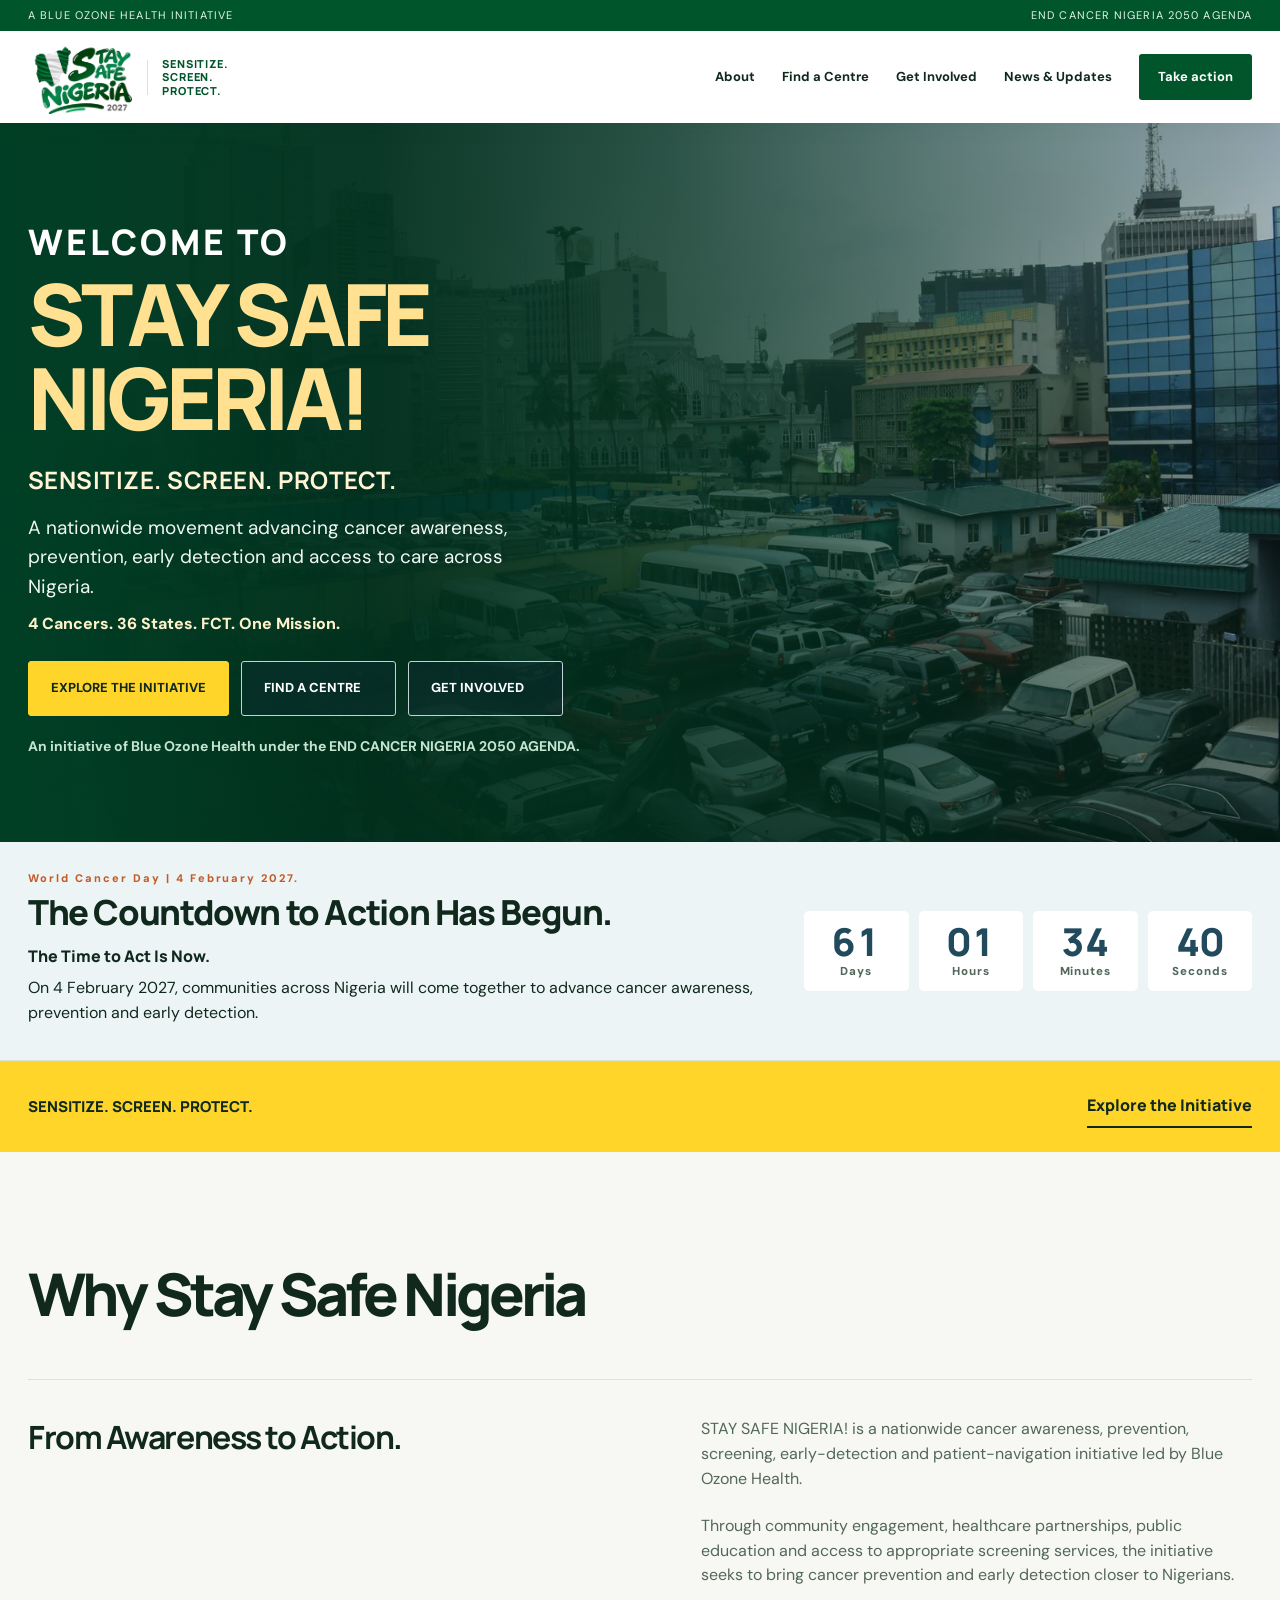
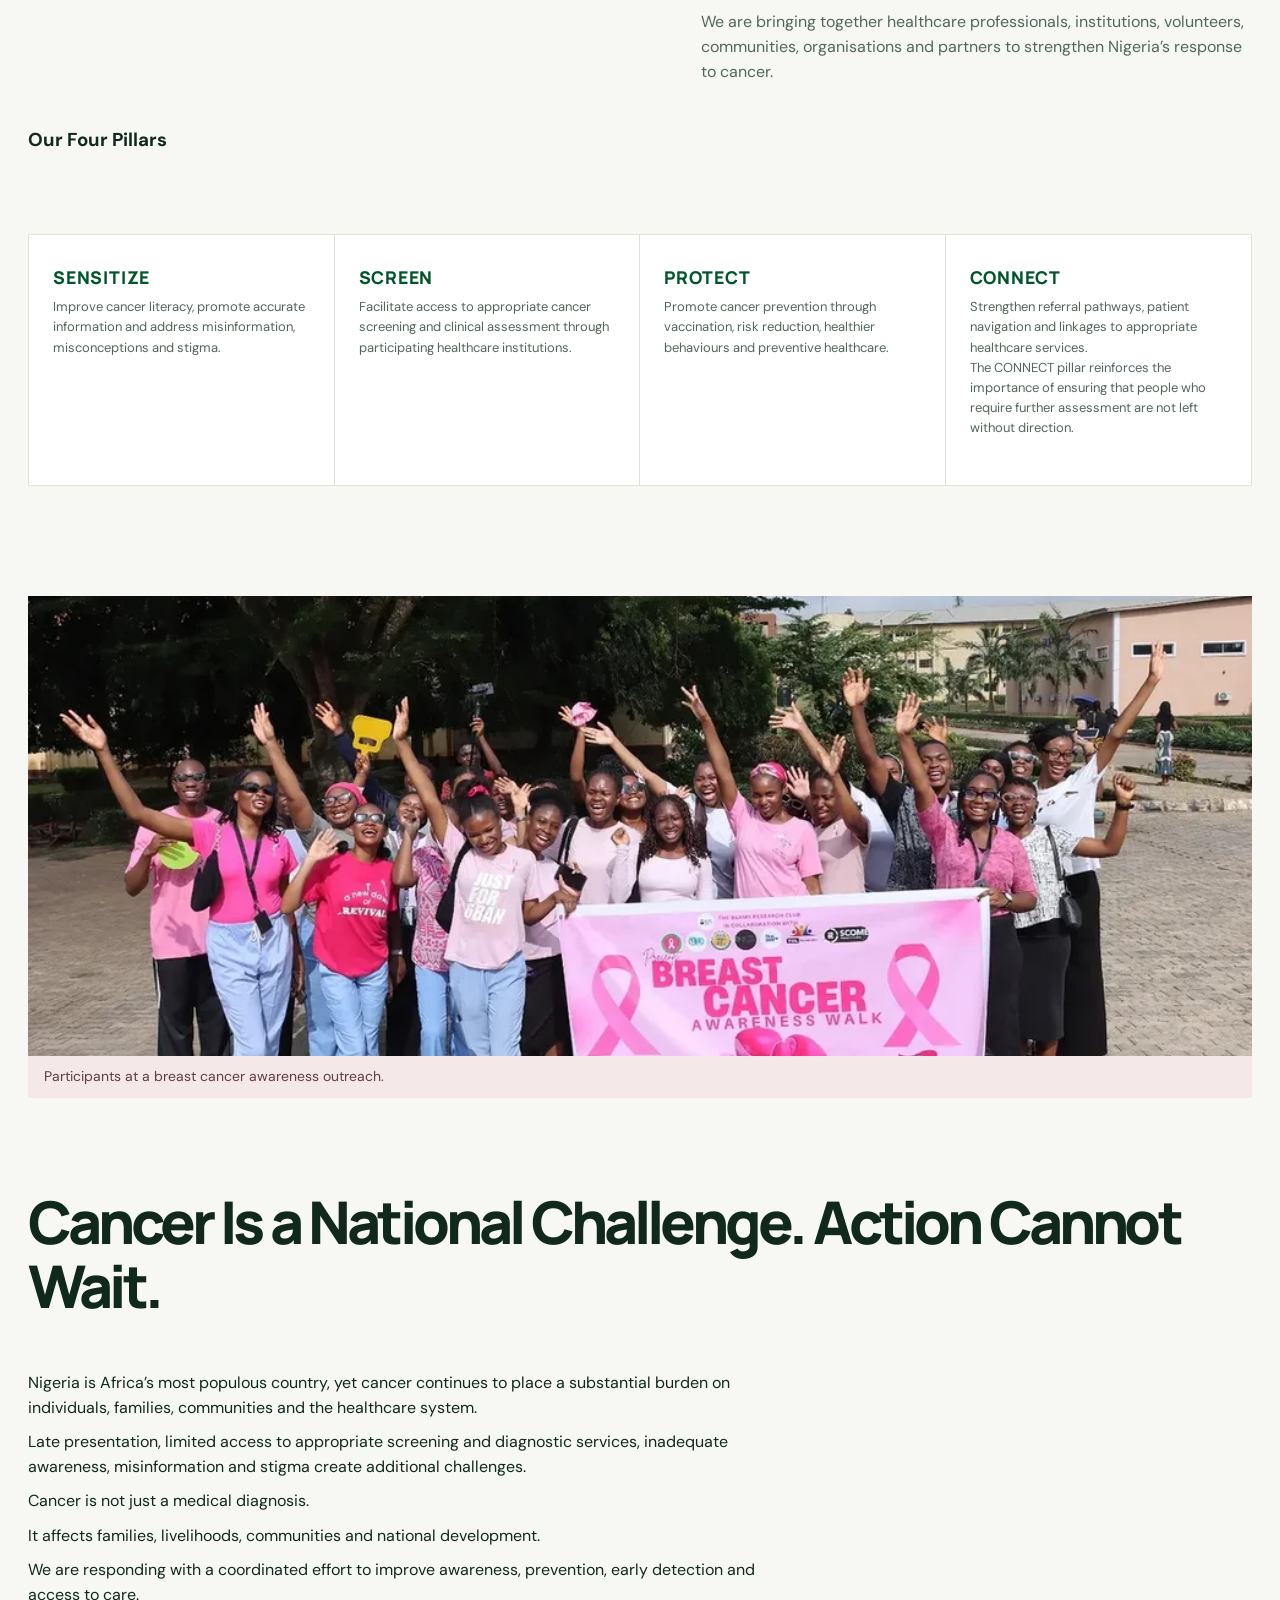
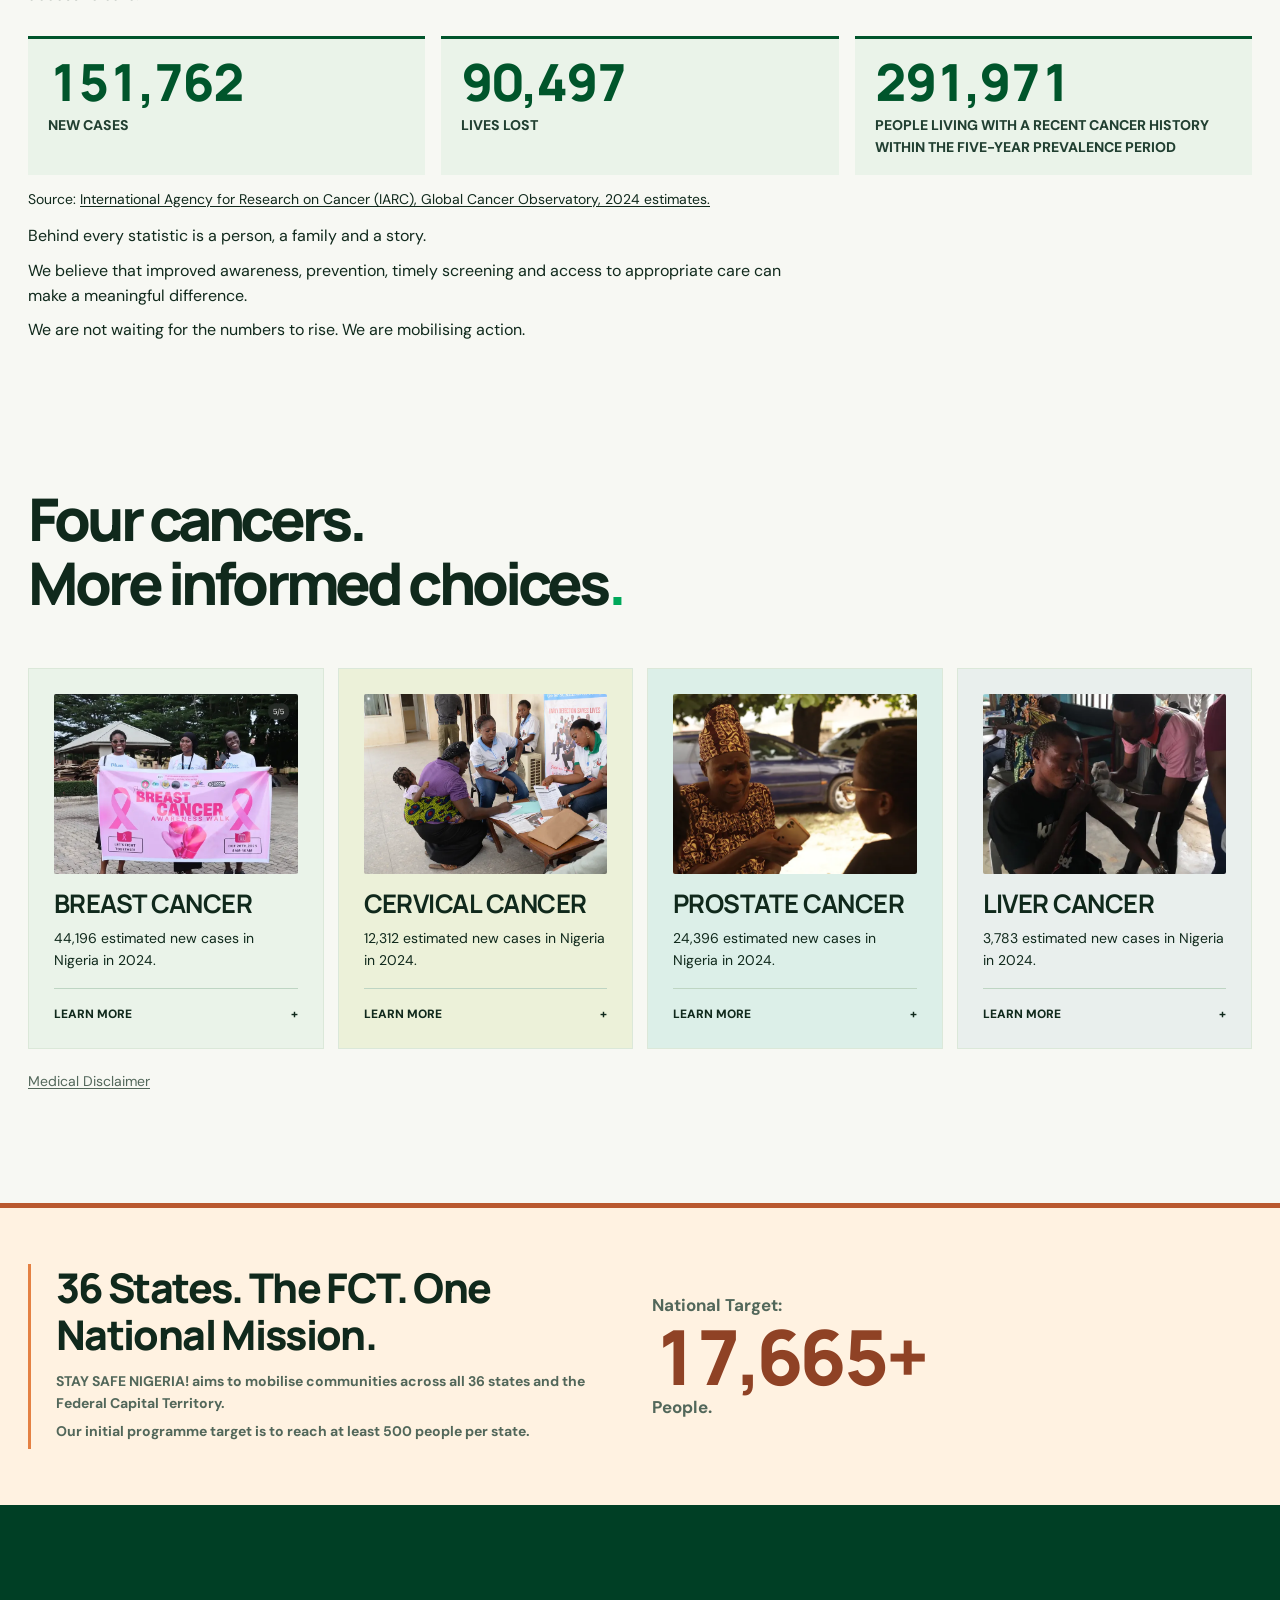
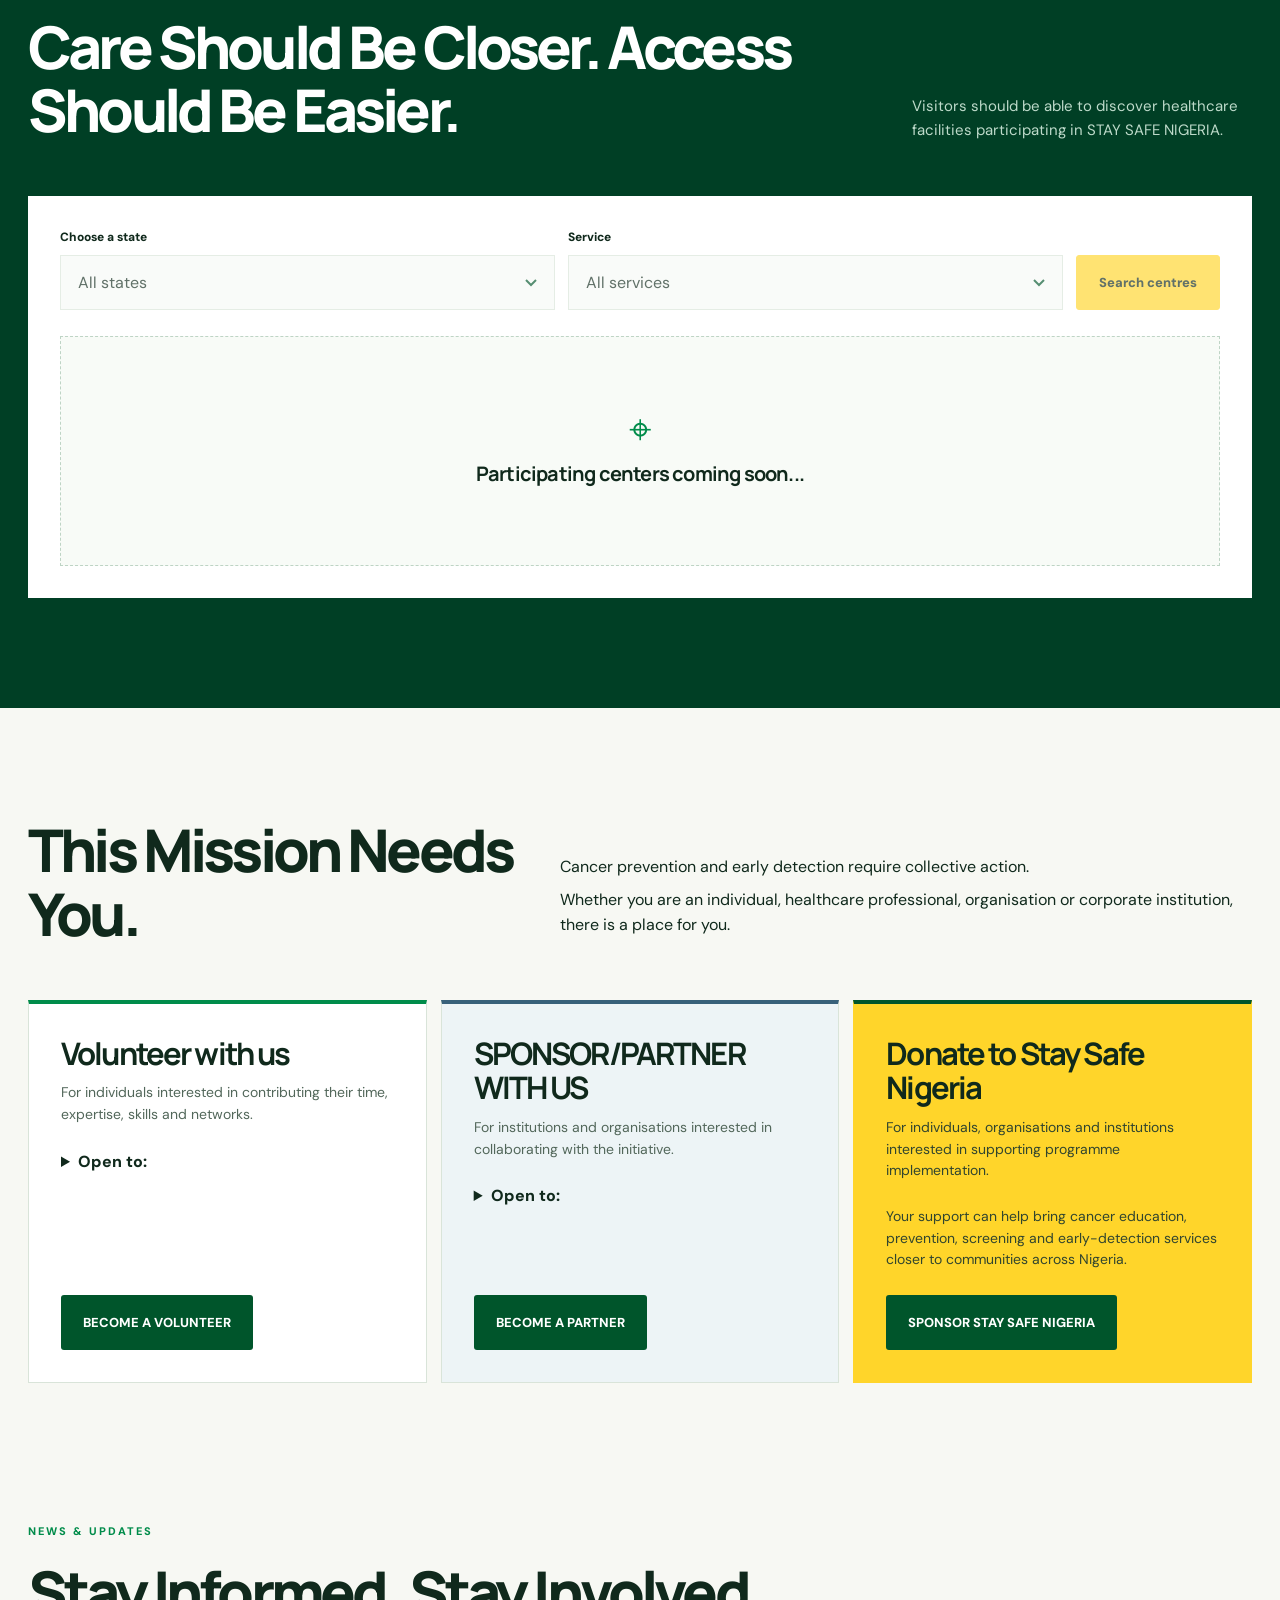
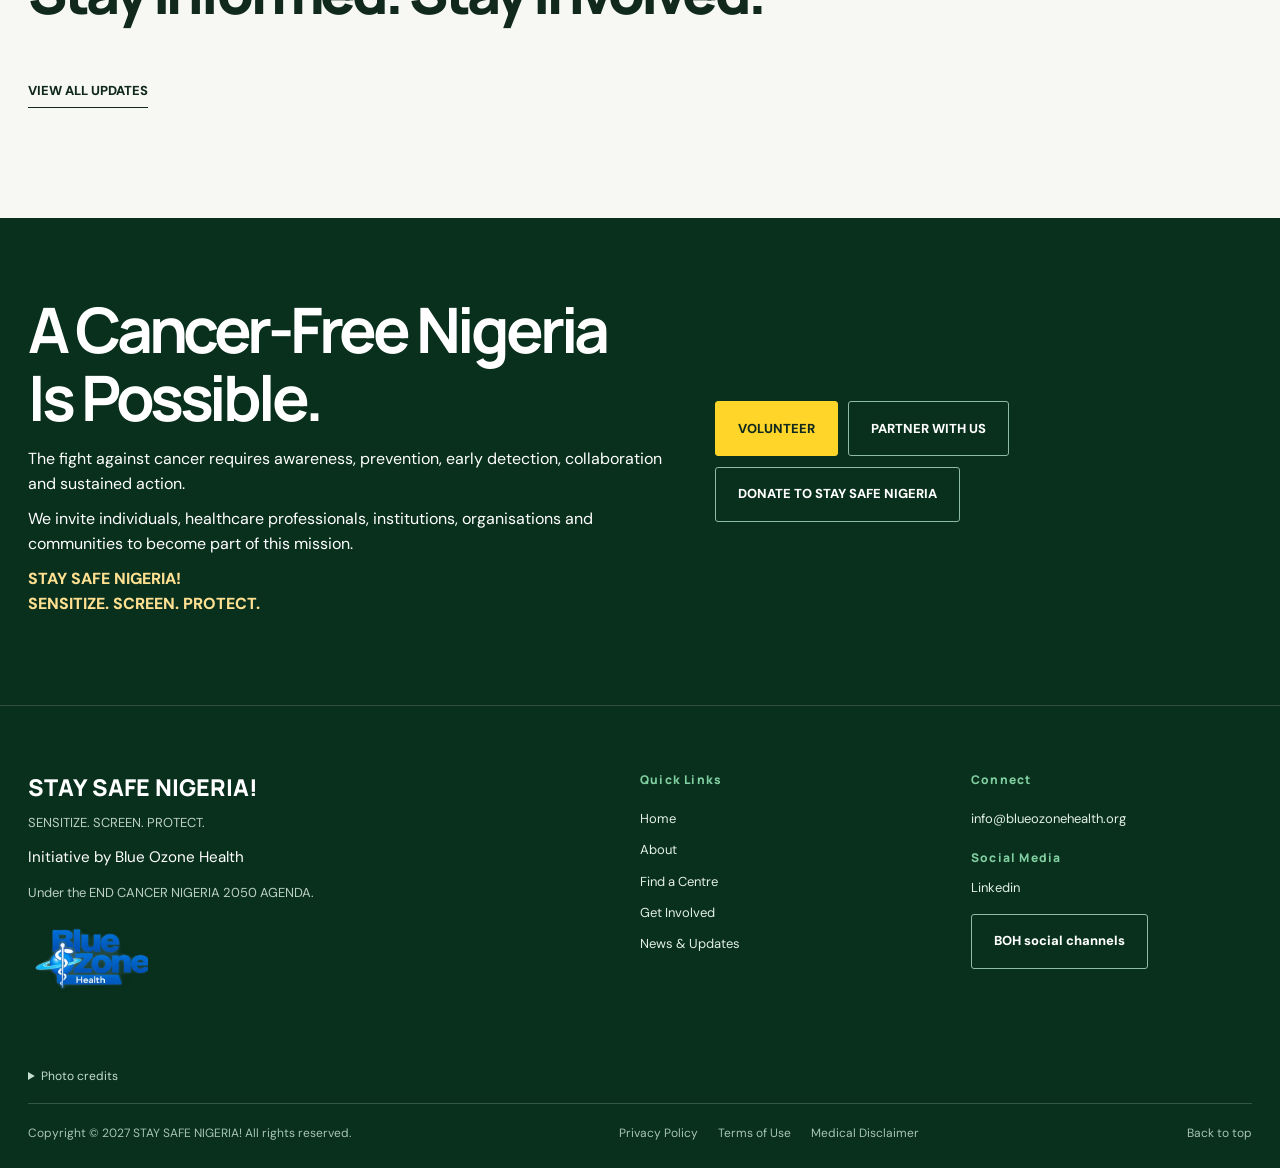
<file: index.html>
<!doctype html>
<html lang="en">

<head>
  <meta charset="utf-8">
  <meta name="viewport" content="width=device-width, initial-scale=1">
  <meta name="theme-color" content="#00552b">
  <meta name="description"
    content="A nationwide movement advancing cancer awareness, prevention, early detection and access to care across Nigeria.">
  <title>Stay Safe Nigeria | Sensitize. Screen. Protect.</title>
  <link rel="canonical" href="https://www.staysafenigeria.org/">
  <meta property="og:type" content="website">
  <meta property="og:site_name" content="Stay Safe Nigeria">
  <meta property="og:title" content="Stay Safe Nigeria | Sensitize. Screen. Protect.">
  <meta property="og:description"
    content="A nationwide movement advancing cancer awareness, prevention, early detection and access to care across Nigeria.">
  <meta property="og:url" content="https://www.staysafenigeria.org/">
  <meta property="og:image" content="https://www.staysafenigeria.org/assets/lagos-marina.webp">
  <meta property="og:image:alt" content="Aerial view of Lagos Marina, Nigeria">
  <meta name="twitter:card" content="summary_large_image">
  <link rel="icon" href="assets/stay-safe-logo.webp" type="image/webp">
  <link rel="stylesheet" href="styles.css?v=5">
  <script src="config.js" defer></script>
  <script src="app.js?v=5" defer></script>
</head>

<body>
  <a class="skip-link" href="#main">Skip to content</a>
  <div class="topline"><span>A Blue Ozone Health initiative</span><span>End Cancer Nigeria 2050 Agenda</span></div>
  <header class="site-header" id="top">
    <a class="brand" href="index.html" aria-label="Stay Safe Nigeria home"><img src="assets/stay-safe-logo.webp"
        alt="Stay Safe Nigeria 2027" width="128" height="90"><span class="brand-divider"></span><span
        class="brand-caption">Sensitize.<br>Screen.<br>Protect.</span></a>
    <button class="menu-toggle" type="button" aria-controls="site-nav" aria-expanded="false"><span>Menu</span><span
        class="hamburger" aria-hidden="true"></span></button>
    <nav class="site-nav" id="site-nav" aria-label="Main navigation">
      <a href="#about">About</a><a href="#centres">Find a Centre</a><a href="forms.html">Get Involved</a><a
        href="news.html">News &amp; Updates</a><a class="nav-cta" href="forms.html">Take action</a>
    </nav>
  </header>

  <main id="main">
    <section class="hero" aria-labelledby="hero-title">
      <div class="hero-gallery" aria-hidden="true">
        <picture class="hero-backdrop is-current">
          <source media="(max-width: 760px)" srcset="assets/lagos-marina-small.webp">
          <img src="assets/lagos-marina.webp" alt="" width="1600" height="1067" fetchpriority="high">
        </picture>
        <div class="hero-backdrop" data-slide="assets/hero-healthcare-outreach.webp"></div>
        <div class="hero-backdrop" data-slide="assets/hero-awareness-outreach.webp"></div>
      </div>
      <div class="hero-copy">
        <h1 id="hero-title"><span>WELCOME TO</span> <em>STAY SAFE NIGERIA!</em></h1>
        <p class="hero-tagline">SENSITIZE. SCREEN. PROTECT.</p>
        <p class="hero-lead">A nationwide movement advancing cancer awareness, prevention, early detection and access to
          care across Nigeria.</p>
        <p class="hero-mission">4 Cancers. 36 States. FCT. One Mission.</p>
        <div class="hero-actions">
          <a class="button yellow" href="#about">EXPLORE THE INITIATIVE</a>
          <a class="button outline-light" href="#centres">FIND A CENTRE</a>
          <a class="button outline-light" href="forms.html">GET INVOLVED</a>
        </div>
        <p class="hero-foot">An initiative of Blue Ozone Health under the END CANCER NIGERIA 2050 AGENDA.</p>
      </div>
      <!-- <button class="hero-motion-toggle" type="button" hidden>Pause images</button> -->
    </section>

    <section class="world-cancer-countdown" aria-labelledby="countdown-title">
      <div>
        <p class="eyebrow">World Cancer Day | 4 February 2027.</p>
        <h2 id="countdown-title">The Countdown to Action Has Begun.</h2>
        <p><strong>The Time to Act Is Now.</strong></p>
        <p>On 4 February 2027, communities across Nigeria will come together to advance cancer awareness, prevention and
          early detection.</p>
      </div>
      <div class="countdown-units" id="cancer-day-countdown" role="timer" aria-label="Time until World Cancer Day"
        hidden></div>
    </section>

    <section class="intro-strip" aria-label="Programme overview">
      <p>SENSITIZE. SCREEN. PROTECT.</p>
      <a href="#about">Explore the Initiative</a>
    </section>

    <section class="section about-section" id="about" aria-labelledby="about-title">
      <div class="section-heading">
        <h2 id="about-title">Why Stay Safe Nigeria</h2>
      </div>
      <div class="about-grid">
        <p class="large-copy">From Awareness to Action.</p>
        <div class="about-body">
          <p>STAY SAFE NIGERIA! is a nationwide cancer awareness, prevention, screening, early-detection and
            patient-navigation initiative led by Blue Ozone Health.</p>
          <p>Through community engagement, healthcare partnerships, public education and access to appropriate screening
            services, the initiative seeks to bring cancer prevention and early detection closer to Nigerians.</p>
          <p>We are bringing together healthcare professionals, institutions, volunteers, communities, organisations and
            partners to strengthen Nigeria’s response to cancer.</p>
        </div>
      </div>
      <h3 id="pillars">Our Four Pillars</h3>
      <div class="pillars" aria-labelledby="pillars">
        <article>
          <h4>SENSITIZE</h4>
          <p>Improve cancer literacy, promote accurate information and address misinformation, misconceptions and
            stigma.</p>
        </article>
        <article>
          <h4>SCREEN</h4>
          <p>Facilitate access to appropriate cancer screening and clinical assessment through participating healthcare
            institutions.</p>
        </article>
        <article>
          <h4>PROTECT</h4>
          <p>Promote cancer prevention through vaccination, risk reduction, healthier behaviours and preventive
            healthcare.</p>
        </article>
        <article>
          <h4>CONNECT</h4>
          <p>Strengthen referral pathways, patient navigation and linkages to appropriate healthcare services.</p>
          <p>The CONNECT pillar reinforces the importance of ensuring that people who require further assessment are not
            left without direction.</p>
        </article>
      </div>
    </section>

    <div class="section outreach-photo">
      <figure>
        <img src="assets/breast-cancer-awareness-outreach.webp"
          alt="A group dressed in pink and white holds a breast cancer awareness banner outdoors." width="1000"
          height="744" loading="lazy">
        <figcaption>Participants at a breast cancer awareness outreach.</figcaption>
      </figure>
    </div>

    <section class="section burden-section" aria-labelledby="burden-title">
      <div class="section-heading">
        <h2 id="burden-title">Cancer Is a National Challenge. Action Cannot Wait.</h2>
      </div>
      <div class="burden-copy">
        <p>Nigeria is Africa’s most populous country, yet cancer continues to place a substantial burden on individuals,
          families, communities and the healthcare system.</p>
        <p>Late presentation, limited access to appropriate screening and diagnostic services, inadequate awareness,
          misinformation and stigma create additional challenges.</p>
        <p>Cancer is not just a medical diagnosis.</p>
        <p>It affects families, livelihoods, communities and national development.</p>
        <p>We are responding with a coordinated effort to improve awareness, prevention, early detection and access to
          care.</p>
      </div>
      <ul class="burden-stats">
        <li>
          <p><strong class="impact-number" data-target="152261" aria-hidden="true">152,261</strong><span
              class="visually-hidden">152,261</span> NEW CASES</p>
        </li>
        <li>
          <p><strong class="impact-number" data-target="90795" aria-hidden="true">90,795</strong><span
              class="visually-hidden">90,795</span> LIVES LOST</p>
        </li>
        <li>
          <p><strong class="impact-number" data-target="292934" aria-hidden="true">292,934</strong><span
              class="visually-hidden">292,934</span> PEOPLE LIVING WITH A RECENT CANCER HISTORY WITHIN THE FIVE-YEAR
            PREVALENCE PERIOD</p>
        </li>
      </ul>
      <p class="source-note">Source: <a
          href="https://gco.iarc.who.int/today/en/fact-sheets-populations/566/nigeria">International Agency for Research
          on Cancer (IARC), Global Cancer Observatory, 2024 estimates.</a></p>
      <div class="burden-copy">
        <p>Behind every statistic is a person, a family and a story.</p>
        <p>We believe that improved awareness, prevention, timely screening and access to appropriate care can make a
          meaningful difference.</p>
        <p>We are not waiting for the numbers to rise. We are mobilising action.</p>
      </div>
    </section>

    <section class="section cancers-section" id="cancers" aria-labelledby="cancers-title">
      <div class="section-heading">
        <h2 id="cancers-title">Four cancers.<br>More informed choices<span class="dot">.</span></h2>
      </div>
      <div class="cancer-grid" id="cancer-grid">
        <details class="cancer-card" id="breast">
          <summary>
            <img class="cancer-media" src="assets/breast-outreach-nigeria.webp"
              alt="Participants hold a breast cancer awareness banner." width="780" height="591" loading="lazy"
              decoding="async">
            <h3>BREAST CANCER</h3>
            <p class="cancer-estimate">44,196 estimated new cases in Nigeria in 2024.</p>
            <span class="card-bottom">LEARN MORE <span aria-hidden="true">+</span></span>
          </summary>
          <div class="cancer-copy">
            <p>Breast cancer is a major cancer burden in Nigeria.</p>
            <p>Early clinical assessment, appropriate screening, awareness of breast changes and timely referral are
              important components of breast cancer control.</p><a class="text-link" href="#centres">FIND A CENTRE</a>
          </div>
        </details>
        <details class="cancer-card" id="cervical">
          <summary>
            <img class="cancer-media" src="assets/cervical-screening-abuja.webp"
              alt="Women register for breast and cervical cancer screening in Kuje, Abuja." width="860" height="574"
              loading="lazy" decoding="async">
            <h3>CERVICAL CANCER</h3>
            <p class="cancer-estimate">12,312 estimated new cases in Nigeria in 2024.</p>
            <span class="card-bottom">LEARN MORE <span aria-hidden="true">+</span></span>
          </summary>
          <div class="cancer-copy">
            <p>Cervical cancer is largely preventable through HPV vaccination, appropriate screening and timely
              management of precancerous lesions.</p><a class="text-link" href="#centres">FIND A CENTRE</a>
          </div>
        </details>
        <details class="cancer-card" id="prostate">
          <summary>
            <img class="cancer-media" src="assets/prostate-outreach-nigeria.webp"
              alt="A man in a patterned cap speaks with another person during an outreach visit." width="780"
              height="520" loading="lazy" decoding="async">
            <h3>PROSTATE CANCER</h3>
            <p class="cancer-estimate">24,396 estimated new cases in Nigeria in 2024.</p>
            <span class="card-bottom">LEARN MORE <span aria-hidden="true">+</span></span>
          </summary>
          <div class="cancer-copy">
            <p>Prostate cancer is a major health concern among Nigerian men.</p>
            <p>Awareness, informed screening decisions and timely clinical assessment are important.</p><a
              class="text-link" href="#centres">FIND A CENTRE</a>
          </div>
        </details>
        <details class="cancer-card" id="liver">
          <summary>
            <img class="cancer-media" src="assets/hepatitis-outreach-nigeria.webp"
              alt="A health worker administers a hepatitis vaccination at a community outreach in Nigeria." width="660"
              height="880" loading="lazy" decoding="async">
            <h3>LIVER CANCER</h3>
            <p class="cancer-estimate">3,783 estimated new cases in Nigeria in 2024.</p>
            <span class="card-bottom">LEARN MORE <span aria-hidden="true">+</span></span>
          </summary>
          <div class="cancer-copy">
            <p>Liver cancer prevention includes addressing hepatitis B and C infections, promoting vaccination and
              supporting early identification and management of liver disease.</p><a class="text-link"
              href="#centres">FIND A CENTRE</a>
          </div>
        </details>
      </div>
      <p class="content-note"><a href="legal.html?type=medical">Medical Disclaimer</a></p>
    </section>

    <section class="impact-strip" aria-labelledby="impact-title">
      <div>
        <h2 id="impact-title">36 States. The FCT. One National Mission.</h2>
        <p>STAY SAFE NIGERIA! aims to mobilise communities across all 36 states and the Federal Capital Territory.</p>
        <p>Our initial programme target is to reach at least 500 people per state.</p>
      </div>
      <p class="impact-target">National Target: <strong class="impact-number" data-target="18500" data-suffix="+"
          aria-hidden="true">18,500+</strong><span class="visually-hidden">18,500+</span> People.</p>
    </section>

    <section class="centres-section" id="centres" aria-labelledby="centres-title">
      <div class="section centres-inner">
        <div class="section-heading split">
          <div>
            <h2 id="centres-title">Care Should Be Closer. Access Should Be Easier.</h2>
          </div>
          <p>Visitors should be able to discover healthcare facilities participating in STAY SAFE NIGERIA.</p>
        </div>
        <div class="finder">
          <div class="finder-controls"><label for="state-filter">Choose a state</label><select id="state-filter">
              <option value="">All states</option>
            </select><label for="service-filter">Service</label><select id="service-filter">
              <option value="">All services</option>
            </select><button class="button yellow" id="find-button" type="button">Search centres</button></div>
          <div class="finder-results" id="centre-results" aria-live="polite"></div>
        </div>
      </div>
    </section>

    <section class="section involved-section" id="involved" aria-labelledby="involved-title">
      <div class="section-heading split">
        <h2 id="involved-title">This Mission Needs You.</h2>
        <div>
          <p>Cancer prevention and early detection require collective action.</p>
          <p>Whether you are an individual, healthcare professional, organisation or corporate institution, there is a
            place for you.</p>
        </div>
      </div>
      <div class="involved-grid">
        <article class="involved-card">
          <h3>Volunteer with us</h3>
          <p>For individuals interested in contributing their time, expertise, skills and networks.</p>
          <details class="involved-eligibility">
            <summary>Open to:</summary>
            <ul>
              <li>Medical doctors.</li>
              <li>Nurses.</li>
              <li>Pharmacists.</li>
              <li>Laboratory scientists.</li>
              <li>Radiographers.</li>
              <li>Public health professionals.</li>
              <li>Medical and other university students.</li>
              <li>Researchers.</li>
              <li>Community advocates.</li>
              <li>Media professionals.</li>
              <li>Creatives.</li>
              <li>Administrative and operational volunteers.</li>
              <li>Other interested individuals.</li>
            </ul>
          </details>
          <a class="button green" href="forms.html#volunteer">BECOME A VOLUNTEER</a>
        </article>
        <article class="involved-card">
          <h3>SPONSOR/PARTNER WITH US</h3>
          <p>For institutions and organisations interested in collaborating with the initiative.</p>
          <details class="involved-eligibility">
            <summary>Open to:</summary>
            <ul>
              <li>Hospitals.</li>
              <li>Cancer and oncology centres.</li>
              <li>Diagnostic centres.</li>
              <li>Medical and professional associations.</li>
              <li>Government agencies.</li>
              <li>NGOs.</li>
              <li>Universities.</li>
              <li>Research institutions.</li>
              <li>Corporate organisations.</li>
              <li>Foundations.</li>
              <li>Community organisations.</li>
            </ul>
          </details>
          <a class="button green" href="forms.html#partner">BECOME A PARTNER</a>
        </article>
        <article class="involved-card featured">
          <h3>Donate to Stay Safe Nigeria</h3>
          <p>For individuals, organisations and institutions interested in supporting programme implementation.</p>
          <p>Your support can help bring cancer education, prevention, screening and early-detection services closer to
            communities across Nigeria.</p>
          <a class="button green" href="forms.html#support">SPONSOR STAY SAFE NIGERIA</a>
        </article>
      </div>
    </section>

    <section class="section updates-section" id="updates" aria-labelledby="updates-title">
      <div class="section-heading">
        <p class="eyebrow">News &amp; Updates</p>
        <h2 id="updates-title">Stay Informed. Stay Involved.</h2>
      </div>
      <div id="latest-news"></div>
      <a class="text-link" href="news.html">VIEW ALL UPDATES</a>
      <div class="newsletter-box" id="newsletter-box" hidden></div>
    </section>

    <section class="closing" aria-labelledby="closing-title">
      <div>
        <h2 id="closing-title">A Cancer-Free Nigeria Is Possible.</h2>
        <p>The fight against cancer requires awareness, prevention, early detection, collaboration and sustained action.
        </p>
        <p>We invite individuals, healthcare professionals, institutions, organisations and communities to become part
          of this mission.</p>
        <p class="closing-signature">STAY SAFE NIGERIA!<br>SENSITIZE. SCREEN. PROTECT.</p>
      </div>
      <div class="closing-actions">
        <a class="button yellow" href="forms.html#volunteer">VOLUNTEER</a>
        <a class="button outline-light" href="forms.html#partner">PARTNER WITH US</a>
        <a class="button outline-light" href="forms.html#support">DONATE TO STAY SAFE NIGERIA</a>
      </div>
    </section>
  </main>

  <footer class="site-footer">
    <div class="footer-top">
      <div>
        <p class="footer-wordmark">STAY SAFE NIGERIA!</p>
        <p>SENSITIZE. SCREEN. PROTECT.</p>
        <a class="footer-credit" href="https://blueozonehealth.org" target="_blank" rel="noopener noreferrer">Initiative
          by Blue Ozone Health</a>
        <p>Under the END CANCER NIGERIA 2050 AGENDA.</p>
        <img class="boh-logo" src="assets/blue-ozone-health.webp" alt="Blue Ozone Health" width="120" height="75"
          loading="lazy">
      </div>
      <div>
        <h2>Quick Links</h2><a href="#top">Home</a><a href="#about">About</a><a href="#centres">Find a Centre</a><a
          href="forms.html">Get Involved</a><a href="news.html">News &amp; Updates</a>
      </div>
      <div>
        <h2>Connect</h2>
        <div id="contact-links"></div>
        <h2 class="footer-social-title">Social Media</h2>
        <div id="social-links"></div>
        <a class="button outline-light social-button" href="https://linktr.ee/blueozonehealth" target="_blank"
          rel="noopener noreferrer">BOH social channels</a>
      </div>
    </div>
    <details class="photo-credits">
      <summary>Photo credits</summary>
      <ul>
        <li><a
            href="https://commons.wikimedia.org/wiki/File:Aerial_view_of_Marina,_Lagos_Island_East,_Lagos-Nigeria.jpg">Lagos
            Marina by Omoeko Media</a>, <a href="https://creativecommons.org/licenses/by-sa/4.0/">CC BY-SA 4.0</a>.
          Resized and cropped.</li>
        <li><a
            href="https://commons.wikimedia.org/wiki/File:A_Women_registering_for_Free_Breast_%26_Cervical_cancer_Screening_at_Project_PINK_BLUE_event_in_Kuje,_Abuja.jpg">Screening
            registration in Kuje, Abuja by Project Pink Blue</a>, <a
            href="https://creativecommons.org/licenses/by-sa/4.0/">CC BY-SA 4.0</a>. Resized and cropped.</li>
        <li><a href="https://commons.wikimedia.org/wiki/File:IMG-20190917-WA000.jpg">Hepatitis vaccination at a Nigerian
            community outreach by Tabbyras007</a>, <a href="https://creativecommons.org/licenses/by-sa/4.0/">CC BY-SA
            4.0</a>. Resized and cropped.</li>
        <li>Breast cancer awareness and community outreach photographs supplied for Stay Safe Nigeria.</li>
      </ul>
    </details>
    <div class="footer-bottom"><span>Copyright ©️ 2027 STAY SAFE NIGERIA! All rights reserved.</span>
      <div><a href="legal.html?type=privacy">Privacy Policy</a><a href="legal.html?type=terms">Terms of Use</a><a
          href="legal.html?type=medical">Medical Disclaimer</a></div><a href="#top">Back to top</a>
    </div>
  </footer>
</body>

</html>
</file>
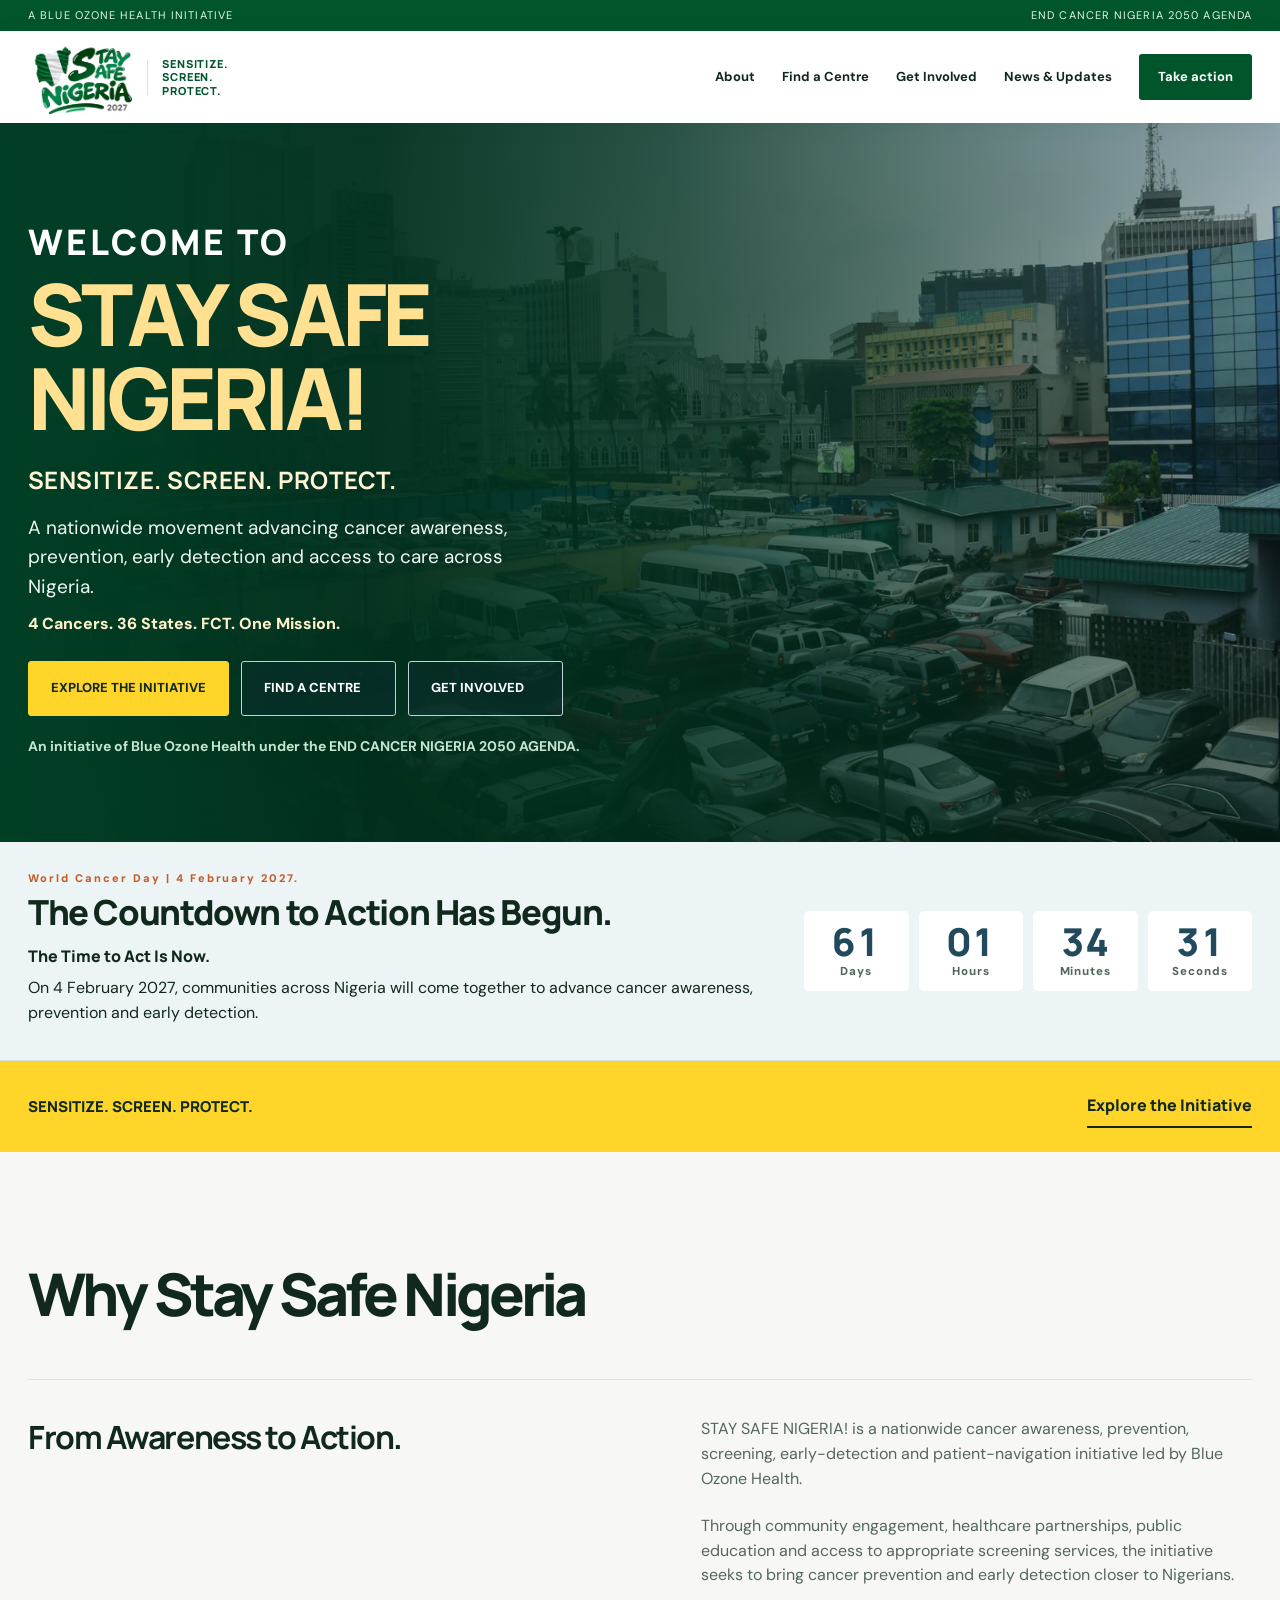
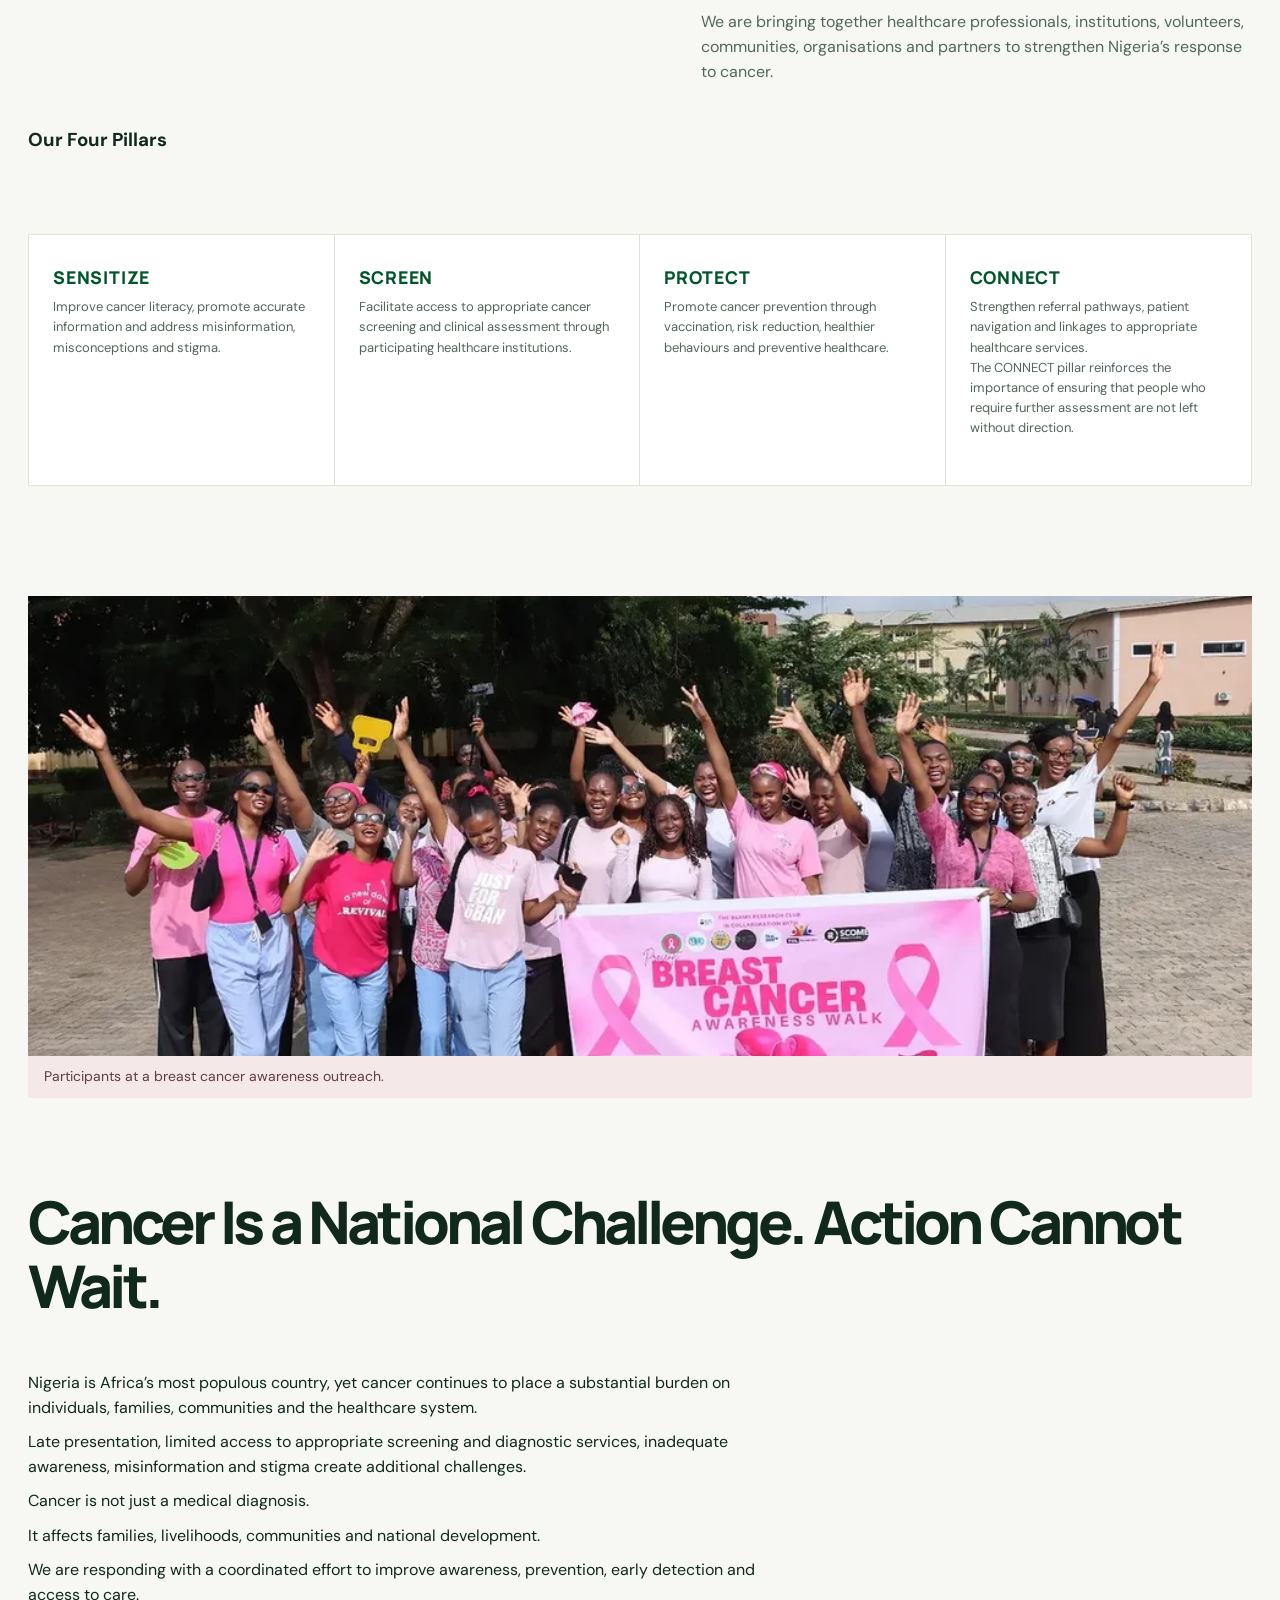
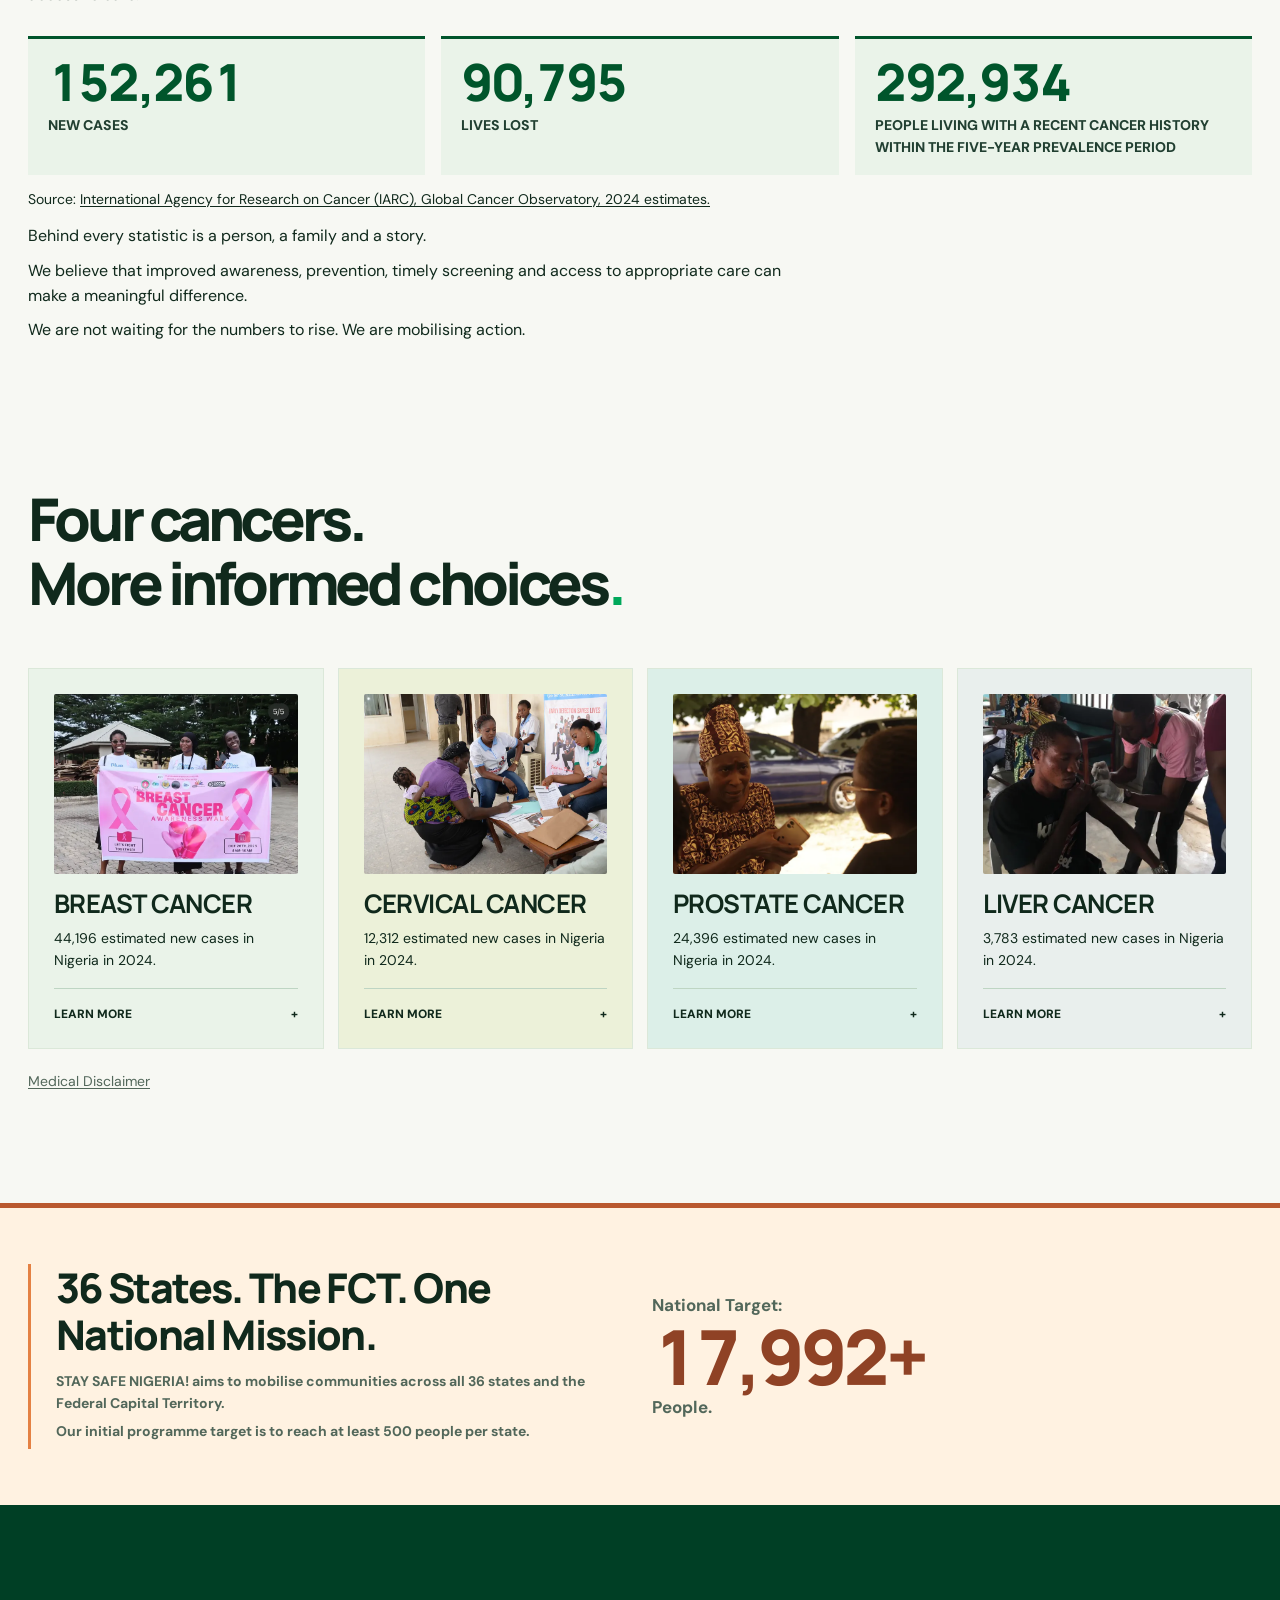
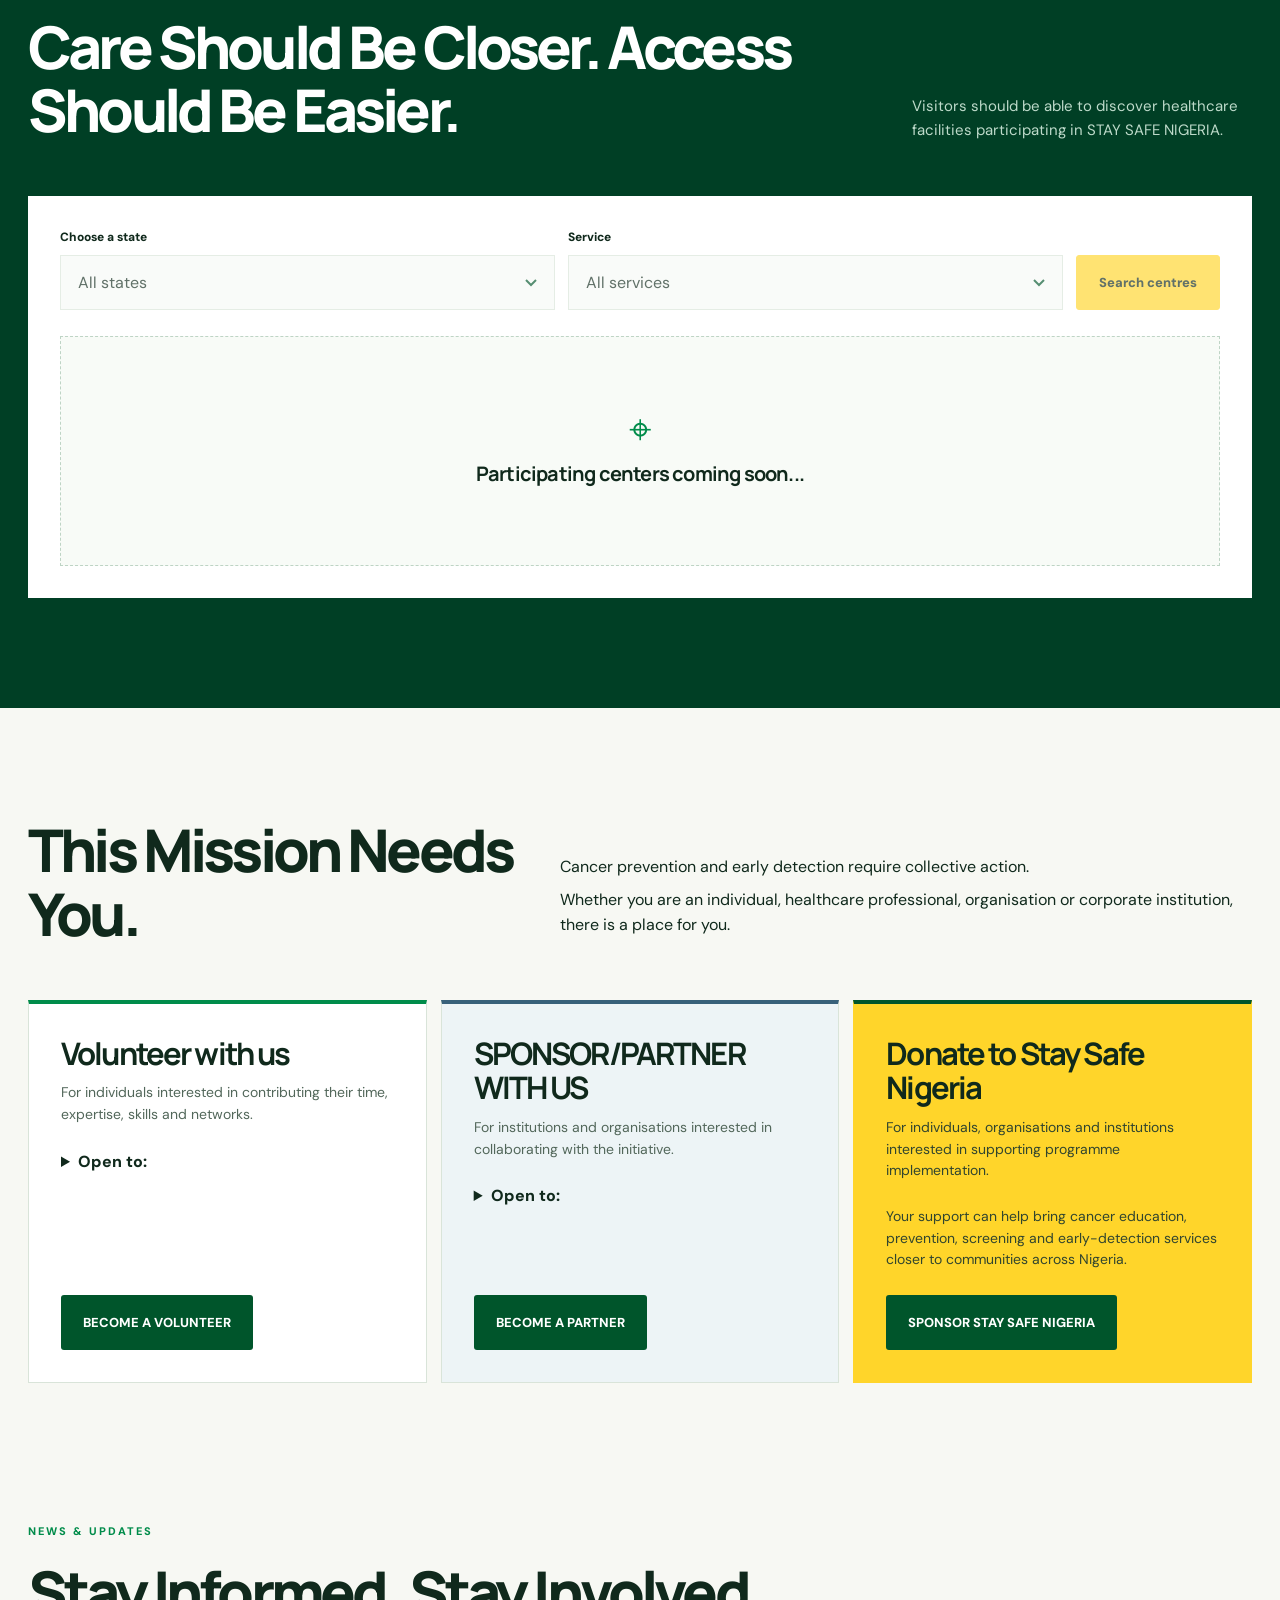
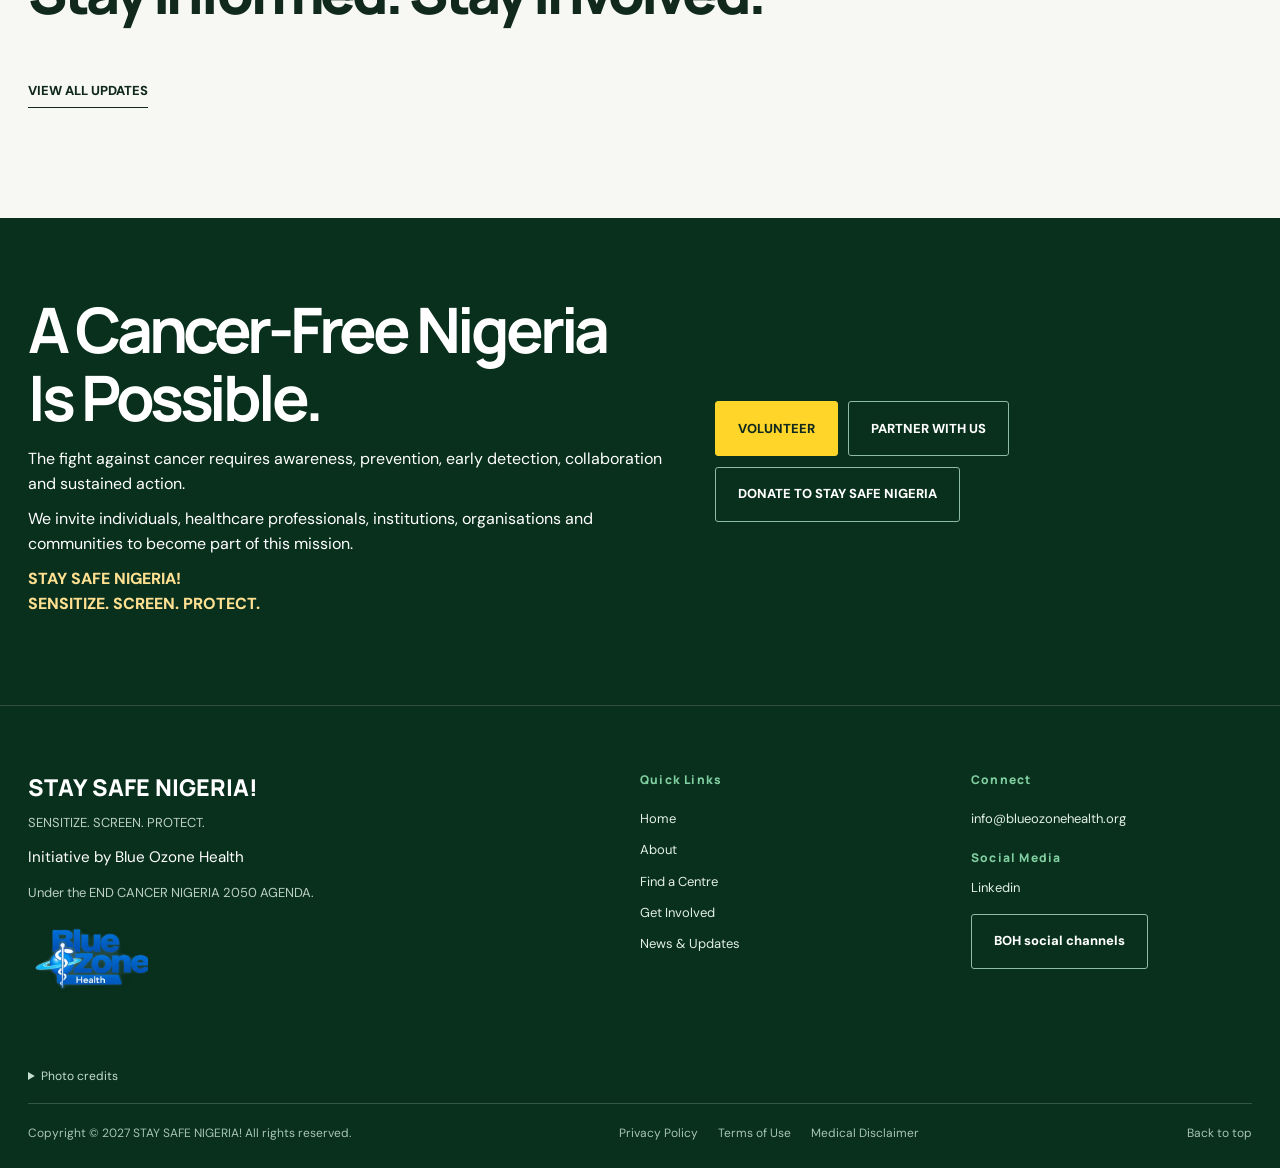
<file: cancer.html>
<!doctype html><html lang="en"><head><meta charset="utf-8"><meta name="viewport" content="width=device-width, initial-scale=1"><meta name="theme-color" content="#00552b"><meta name="robots" content="noindex"><title>Cancer information | Stay Safe Nigeria</title><link rel="icon" href="assets/stay-safe-logo.webp" type="image/webp"><link rel="stylesheet" href="styles.css?v=5"><script src="config.js" defer></script><script src="app.js?v=5" defer></script></head><body><a class="skip-link" href="#detail-root">Skip to content</a><div class="topline"><span>A Blue Ozone Health initiative</span><span>End Cancer Nigeria 2050 Agenda</span></div><header class="site-header"><a class="brand" href="index.html"><img src="assets/stay-safe-logo.webp" alt="Stay Safe Nigeria 2027" width="128" height="90"><span class="brand-divider"></span><span class="brand-caption">Sensitize.<br>Screen.<br>Protect.</span></a><a class="text-link" href="index.html">Back to home</a></header><main id="detail-root"></main><footer class="site-footer"><div class="footer-bottom"><span>Copyright ©️ 2027 STAY SAFE NIGERIA! All rights reserved.</span><div><a href="legal.html?type=privacy">Privacy Policy</a><a href="legal.html?type=terms">Terms of Use</a><a href="legal.html?type=medical">Medical Disclaimer</a></div><a href="index.html">Home</a></div></footer></body></html>
</file>
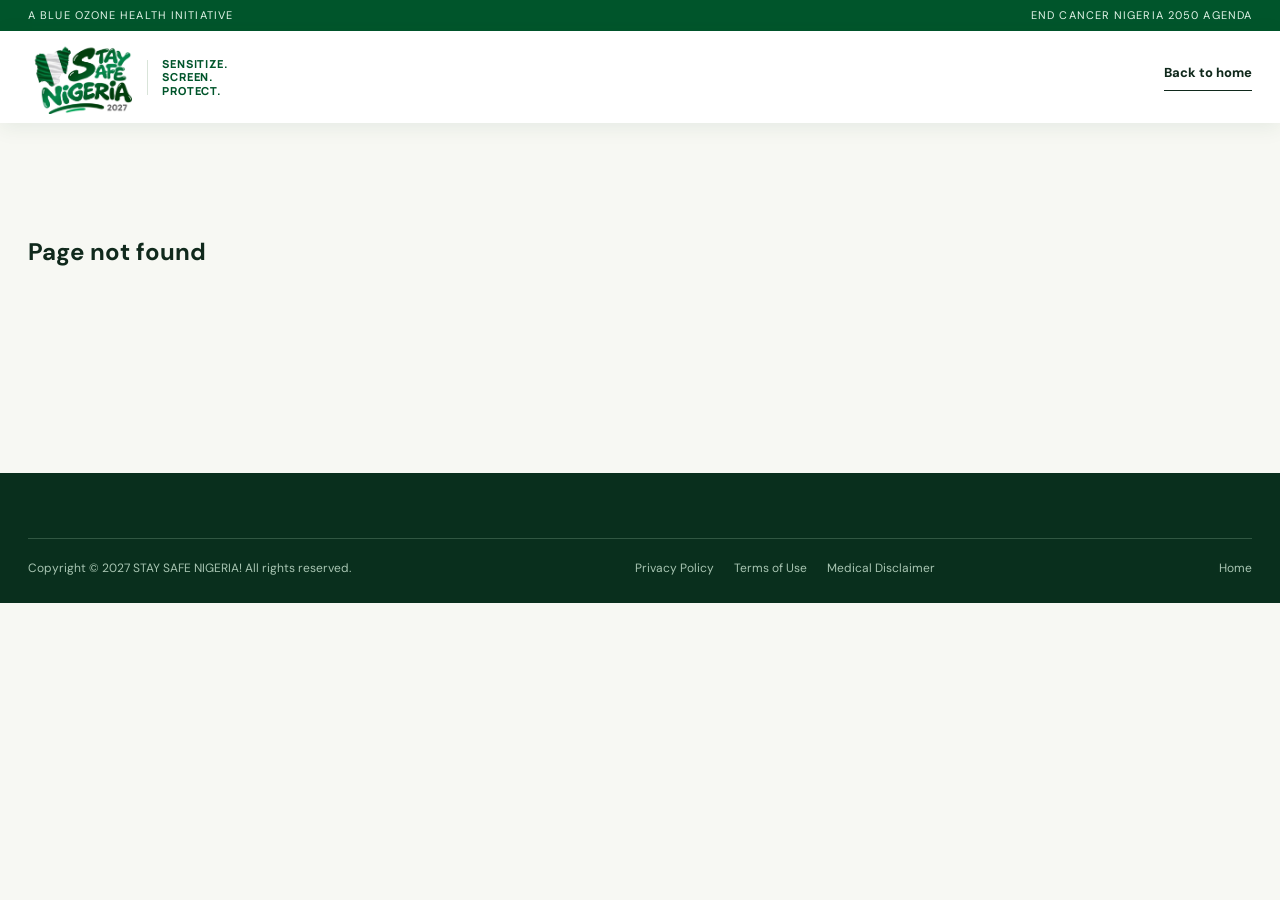
<file: legal.html>
<!doctype html><html lang="en"><head><meta charset="utf-8"><meta name="viewport" content="width=device-width, initial-scale=1"><meta name="theme-color" content="#00552b"><meta name="robots" content="noindex"><title>Website information | Stay Safe Nigeria</title><link rel="icon" href="assets/stay-safe-logo.webp" type="image/webp"><link rel="stylesheet" href="styles.css?v=5"><script src="config.js" defer></script><script src="app.js?v=5" defer></script></head><body><a class="skip-link" href="#legal-root">Skip to content</a><div class="topline"><span>A Blue Ozone Health initiative</span><span>End Cancer Nigeria 2050 Agenda</span></div><header class="site-header"><a class="brand" href="index.html"><img src="assets/stay-safe-logo.webp" alt="Stay Safe Nigeria 2027" width="128" height="90"><span class="brand-divider"></span><span class="brand-caption">Sensitize.<br>Screen.<br>Protect.</span></a><a class="text-link" href="index.html">Back to home</a></header><main id="legal-root"></main><footer class="site-footer"><div class="footer-bottom"><span>Copyright ©️ 2027 STAY SAFE NIGERIA! All rights reserved.</span><div><a href="legal.html?type=privacy">Privacy Policy</a><a href="legal.html?type=terms">Terms of Use</a><a href="legal.html?type=medical">Medical Disclaimer</a></div><a href="index.html">Home</a></div></footer></body></html>
</file>
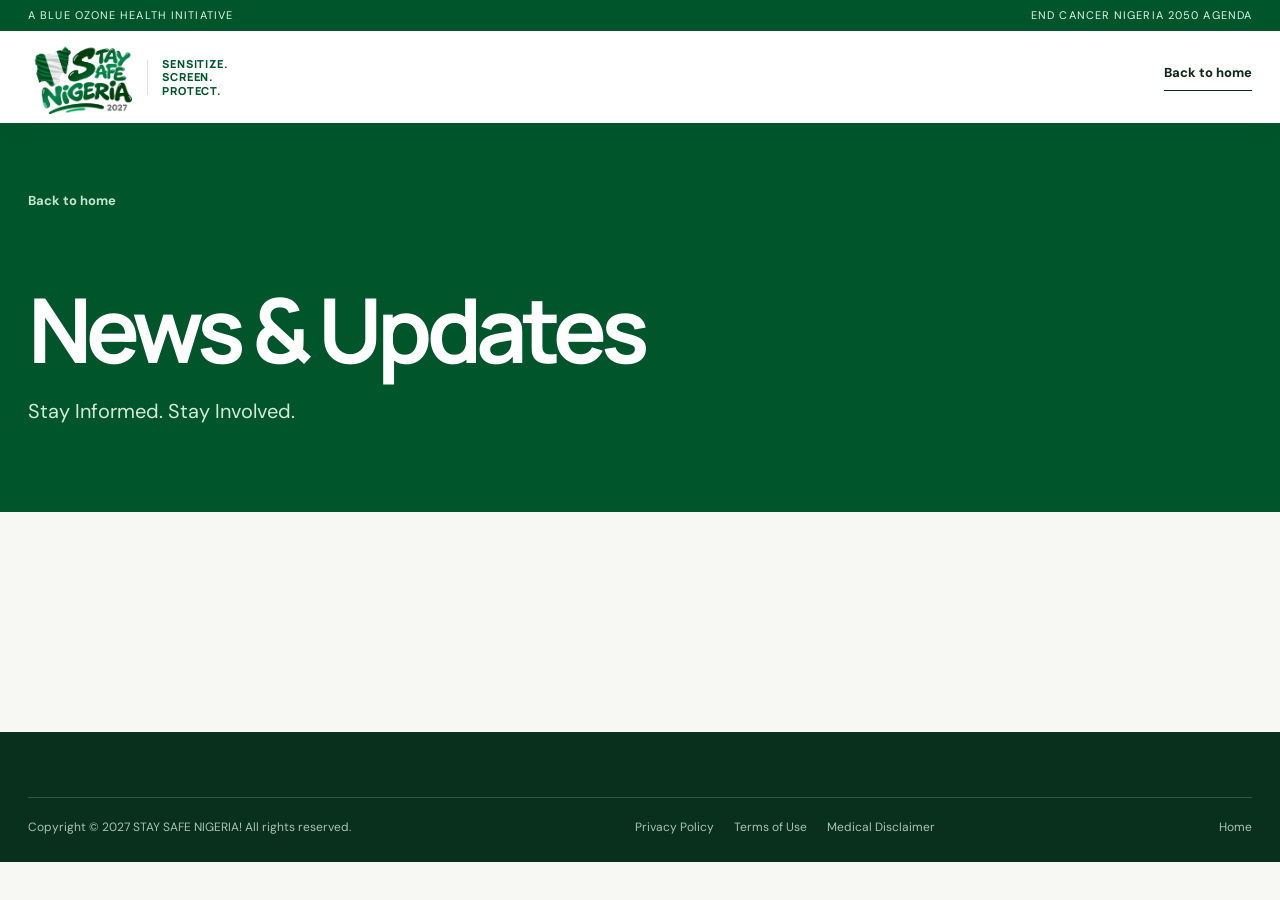
<file: news.html>
<!doctype html>
<html lang="en"><head><meta charset="utf-8"><meta name="viewport" content="width=device-width, initial-scale=1"><meta name="description" content="News and updates from Stay Safe Nigeria."><title>News &amp; Updates | Stay Safe Nigeria</title><link rel="canonical" href="https://www.staysafenigeria.org/news.html">
<meta property="og:type" content="website">
<meta property="og:site_name" content="Stay Safe Nigeria">
<meta property="og:title" content="News &amp; Updates | Stay Safe Nigeria">
<meta property="og:description" content="News and updates from Stay Safe Nigeria.">
<meta property="og:url" content="https://www.staysafenigeria.org/news.html">
<meta property="og:image" content="https://www.staysafenigeria.org/assets/lagos-marina.webp">
<meta property="og:image:alt" content="Aerial view of Lagos Marina, Nigeria">
<meta name="twitter:card" content="summary_large_image"><link rel="icon" href="assets/stay-safe-logo.webp" type="image/webp"><link rel="stylesheet" href="styles.css?v=5"><script src="config.js" defer></script><script src="app.js?v=5" defer></script></head><body><a class="skip-link" href="#news-root">Skip to content</a><div class="topline"><span>A Blue Ozone Health initiative</span><span>End Cancer Nigeria 2050 Agenda</span></div><header class="site-header"><a class="brand" href="index.html"><img src="assets/stay-safe-logo.webp" alt="Stay Safe Nigeria 2027" width="128" height="90"><span class="brand-divider"></span><span class="brand-caption">Sensitize.<br>Screen.<br>Protect.</span></a><a class="text-link" href="index.html">Back to home</a></header><main id="news-root"><section class="detail-hero"><div class="detail-wrap"><a class="back-link" href="index.html#updates">Back to home</a><h1>News &amp; Updates</h1><p>Stay Informed. Stay Involved.</p></div></section><div class="section"><div id="news-list" class="news-list"></div><div id="news-article" class="news-article" hidden></div><div class="newsletter-box" id="newsletter-box" hidden></div></div></main><footer class="site-footer"><div class="footer-bottom"><span>Copyright ©️ 2027 STAY SAFE NIGERIA! All rights reserved.</span><div><a href="legal.html?type=privacy">Privacy Policy</a><a href="legal.html?type=terms">Terms of Use</a><a href="legal.html?type=medical">Medical Disclaimer</a></div><a href="index.html">Home</a></div></footer></body></html>
</file>
<file: styles.css>
@import url('https://fonts.googleapis.com/css2?family=DM+Sans:wght@400;500;600;700&family=Manrope:wght@400;500;600;700;800&display=swap');
:root{--forest:#00552b;--deep:#003f25;--campaign:#008c4a;--bright:#00a85a;--yellow:#ffd52a;--warm:#f7f8f3;--ink:#10291c;--muted:#52675a;--line:#d9e4d9;--white:#fff;--max:1280px}*{box-sizing:border-box}html{scroll-behavior:smooth}body{margin:0;background:var(--warm);color:var(--ink);font-family:'DM Sans',Arial,sans-serif;line-height:1.55}img{max-width:100%;height:auto}a{color:inherit;text-decoration:none}button,select{font:inherit}button{cursor:pointer}section[id]{scroll-margin-top:100px}.skip-link{position:absolute;left:10px;top:-60px;z-index:1000;background:var(--yellow);padding:10px 16px}.skip-link:focus{top:10px}:focus-visible{outline:3px solid var(--yellow);outline-offset:3px}.topline{display:flex;justify-content:space-between;gap:20px;padding:7px max(28px,calc((100vw - var(--max))/2));background:var(--forest);color:#e3f5e9;font-size:11px;letter-spacing:.1em;text-transform:uppercase}.site-header{height:92px;display:flex;align-items:center;justify-content:space-between;gap:30px;padding:0 max(28px,calc((100vw - var(--max))/2));background:#fff;position:relative;z-index:50}.brand{display:flex;align-items:center;gap:14px;flex:none}.brand img{width:105px;height:73px;object-fit:contain}.brand-divider{height:35px;border-left:1px solid var(--line)}.brand-caption{font-family:Manrope,Arial,sans-serif;color:var(--forest);font-size:11px;line-height:1.2;font-weight:800;text-transform:uppercase;letter-spacing:.08em}.site-nav{display:flex;align-items:center;gap:27px;font-size:13px;font-weight:700}.site-nav>a:not(.nav-cta):hover,.text-link:hover{color:var(--campaign)}.nav-cta{padding:13px 19px;background:var(--forest);color:#fff;border-radius:3px}.nav-cta span,.button span,.text-link span{margin-left:14px}.menu-toggle{display:none}.hero{min-height:680px;background:var(--forest);color:white;display:grid;grid-template-columns:minmax(0,1.05fr) minmax(0,.95fr);position:relative;overflow:hidden}.hero:before{content:"";position:absolute;inset:0;background:radial-gradient(circle at 80% 40%,#17844b 0,transparent 35%),linear-gradient(125deg,transparent 50%,rgba(0,20,5,.2));pointer-events:none}.hero-copy{position:relative;z-index:2;align-self:center;padding:86px 30px 90px max(28px,calc((100vw - var(--max))/2));max-width:750px}.eyebrow{text-transform:uppercase;letter-spacing:.18em;color:var(--campaign);font-size:11px;font-weight:800;margin:0 0 20px}.eyebrow.light{color:#a5eac4}.hero h1,.section h2,.closing h2,.detail-hero h1,.detail-main h2{font-family:Manrope,Arial,sans-serif;letter-spacing:-.065em;line-height:1.08}.hero h1{font-size:clamp(48px,5.5vw,88px);font-weight:800;margin:0;max-width:800px}.hero h1 em,.closing h2 em{color:var(--yellow);font-style:normal}.hero-lead{font-size:19px;max-width:570px;color:#d8eadb;margin:28px 0 32px}.hero-actions{display:flex;gap:12px;flex-wrap:wrap}.button{display:inline-flex;align-items:center;justify-content:space-between;gap:22px;padding:16px 22px;border-radius:3px;font-size:13px;font-weight:800;min-height:55px;transition:transform .2s,background .2s}.button:hover{transform:translateY(-3px)}.button.yellow{background:var(--yellow);color:var(--ink);border:1px solid var(--yellow)}.button.outline-light{border:1px solid #8dbca3;color:#fff}.button.green{background:var(--forest);color:#fff}.hero-foot{display:flex;align-items:center;gap:13px;color:#c5e5d1;font-size:12px;font-weight:700;letter-spacing:.04em;margin:46px 0 0}.hero-foot span{width:3px;height:3px;border-radius:50%;background:var(--yellow)}.hero-art{position:relative;min-height:620px;display:grid;place-items:center;overflow:hidden}.hero-art:before,.hero-art:after{content:"";position:absolute;border:1px solid rgba(255,255,255,.16);border-radius:50%;width:540px;height:540px}.hero-art:after{width:730px;height:730px}.orb{position:absolute;border-radius:50%;background:#19a467;filter:blur(1px)}.orb-one{width:340px;height:340px;left:1%;top:14%;opacity:.45}.orb-two{width:470px;height:470px;right:-18%;bottom:-25%;background:#002f1c}.hero-stamp{position:relative;z-index:2;width:min(72%,440px);background:var(--warm);border-radius:48% 52% 49% 51%;padding:32px;box-shadow:0 35px 80px rgba(0,21,10,.35);transform:rotate(-5deg)}.hero-stamp img{display:block;width:100%;transform:rotate(5deg)}.art-caption{position:absolute;bottom:58px;letter-spacing:.2em;font-weight:800;font-size:10px;color:#d0f0db}.art-caption b{color:var(--yellow);margin:0 9px}.hero-rail{position:absolute;right:0;top:0;bottom:0;width:12px;display:flex;flex-direction:column}.hero-rail i{flex:1;background:var(--campaign)}.hero-rail i:nth-child(2){background:#fff}.hero-rail i:nth-child(3){background:var(--forest)}.intro-strip{display:flex;align-items:center;justify-content:space-between;gap:20px;padding:24px max(28px,calc((100vw - var(--max))/2));background:var(--yellow);font-family:Manrope,Arial,sans-serif;font-weight:800}.intro-strip p{margin:0;font-size:15px}.intro-strip a{font-size:12px;text-transform:uppercase;letter-spacing:.08em}.section{max-width:var(--max);margin:auto;padding:110px 28px}.section-heading{margin-bottom:54px}.section-heading h2{font-size:clamp(42px,4.6vw,68px);margin:0;font-weight:800}.section-heading.split{display:flex;justify-content:space-between;align-items:end;gap:40px}.section-heading.split>p{max-width:340px;margin:0;color:var(--muted);font-size:15px}.dot{color:var(--bright)}.yellow-dot{color:var(--yellow)}.about-grid{display:grid;grid-template-columns:1fr 1fr;gap:10%;border-top:1px solid var(--line);padding-top:37px}.large-copy{font-family:Manrope,Arial,sans-serif;font-size:clamp(25px,2.5vw,37px);font-weight:700;line-height:1.3;letter-spacing:-.045em;margin:0}.about-body p{margin:0 0 22px;color:var(--muted);font-size:16px}.text-link{display:inline-flex;align-items:center;border-bottom:1px solid currentColor;padding-bottom:6px;font-size:13px;font-weight:800}.pillars{display:grid;grid-template-columns:repeat(4,1fr);margin-top:80px;border:1px solid var(--line)}.pillars article{padding:30px 24px 36px;min-height:250px;background:#fff;border-right:1px solid var(--line)}.pillars article:last-child{border-right:0}.pillars article span{display:block;color:var(--campaign);font-family:Manrope,Arial,sans-serif;font-size:13px;font-weight:800;margin-bottom:42px}.pillars h3{font-family:Manrope,Arial,sans-serif;font-size:19px;letter-spacing:-.04em;margin:0 0 10px}.pillars p{color:var(--muted);font-size:13px;margin:0}.cancers-section{padding-top:25px}.cancer-grid{display:grid;grid-template-columns:repeat(4,1fr);gap:14px}.cancer-card{background:#eaf3e9;border:1px solid #dbe8d9;min-height:340px;padding:25px;display:flex;flex-direction:column;transition:background .2s,transform .2s}.cancer-card:nth-child(2){background:#ecf1d9}.cancer-card:nth-child(3){background:#dcefe8}.cancer-card:nth-child(4){background:#e9efed}.cancer-card:hover{transform:translateY(-5px);background:#d5e9da}.card-number{font-size:11px;letter-spacing:.12em;font-weight:800;color:var(--campaign)}.card-symbol{font-size:64px;color:var(--campaign);margin:auto 0 0;line-height:1}.cancer-card h3{font-family:Manrope,Arial,sans-serif;font-size:30px;letter-spacing:-.06em;line-height:1.1;margin:6px 0 24px}.card-bottom{border-top:1px solid #bed5c3;padding-top:16px;font-size:12px;font-weight:800;display:flex;justify-content:space-between}.content-note{font-size:12px;color:var(--muted);margin:22px 0 0}.centres-section{background:var(--deep);color:white}.centres-inner{max-width:var(--max)}.centres-section .section-heading.split>p{color:#bddaca}.finder{background:#fff;color:var(--ink);padding:32px}.finder-controls{display:grid;grid-template-columns:1fr 1fr auto;gap:9px 13px;align-items:end}.finder-controls label{font-size:12px;font-weight:800}.finder-controls label:nth-of-type(1){grid-column:1}.finder-controls label:nth-of-type(2){grid-column:2}.finder-controls select{grid-row:2;appearance:none;background:#f7faf6 url("data:image/svg+xml,%3Csvg xmlns='http://www.w3.org/2000/svg' width='12' height='8'%3E%3Cpath d='m1 1 5 5 5-5' fill='none' stroke='%2300552b' stroke-width='2'/%3E%3C/svg%3E") no-repeat right 17px center;border:1px solid var(--line);height:55px;padding:0 17px;color:var(--ink);min-width:0}.finder-controls select:nth-of-type(1){grid-column:1}.finder-controls select:nth-of-type(2){grid-column:2}.finder-controls button{grid-column:3;grid-row:2;border:0}.finder-results{margin-top:26px}.empty-state{border:1px dashed #bed4c5;background:#f8fbf7;min-height:230px;padding:43px;text-align:center;display:flex;flex-direction:column;align-items:center;justify-content:center}.empty-icon{font-size:40px;color:var(--campaign);line-height:1}.empty-state h3{font-family:Manrope,Arial,sans-serif;font-size:20px;letter-spacing:-.04em;margin:9px 0 5px}.empty-state p{max-width:480px;font-size:14px;color:var(--muted);margin:0}.result-count{font-size:13px;font-weight:800}.centre-grid{display:grid;grid-template-columns:repeat(2,1fr);gap:14px}.centre-card{border:1px solid var(--line);padding:22px}.centre-card>span{color:var(--campaign);font-size:11px;text-transform:uppercase;font-weight:800;letter-spacing:.1em}.centre-card h3{font-family:Manrope,Arial,sans-serif;margin:10px 0;font-size:21px}.centre-card p{font-size:13px;color:var(--muted)}.centre-card .centre-services{color:var(--ink);font-weight:700}.centre-card div{display:flex;gap:20px}.centre-card a{font-size:12px;font-weight:800;border-bottom:1px solid var(--forest)}.involved-grid{display:grid;grid-template-columns:repeat(3,1fr);gap:14px}.involved-card{background:#fff;border:1px solid var(--line);padding:32px;min-height:360px;display:flex;flex-direction:column}.involved-card.featured{background:var(--yellow);border-color:var(--yellow)}.small-icon{width:42px;height:42px;display:grid;place-items:center;border:1px solid var(--forest);border-radius:50%;font-family:Manrope,Arial,sans-serif;font-weight:800;font-size:12px;color:var(--forest)}.involved-card h3{font-family:Manrope,Arial,sans-serif;font-size:31px;line-height:1.12;letter-spacing:-.06em;margin:36px 0 10px}.involved-card p{font-size:14px;color:var(--muted);margin:0 0 24px}.involved-card.featured p{color:#31452f}.involved-card .text-link{margin-top:auto;width:max-content}.updates-section{padding-top:30px}.updates-placeholder{border-top:1px solid var(--line);border-bottom:1px solid var(--line);padding:36px 0;display:flex;gap:25px;align-items:center}.update-mark{width:62px;height:62px;display:grid;place-items:center;background:#e0eee3;color:var(--forest);font-size:27px;border-radius:50%}.updates-placeholder strong{font-family:Manrope,Arial,sans-serif;font-size:20px}.updates-placeholder p{margin:4px 0;color:var(--muted);font-size:14px}.closing{background:var(--campaign);color:white;padding:78px max(28px,calc((100vw - var(--max))/2));display:flex;justify-content:space-between;align-items:end;gap:30px}.closing h2{font-size:clamp(48px,6vw,85px);margin:0}.closing .button{margin-bottom:8px}.site-footer{background:#092f1d;color:#e3f0e6;padding:65px max(28px,calc((100vw - var(--max))/2)) 25px}.footer-top{display:grid;grid-template-columns:2fr 1fr 1fr;gap:50px;padding-bottom:65px}.footer-top img{background:#fff;border-radius:4px;padding:8px;width:110px}.footer-top p{font-size:13px;color:#bcd0c1}.footer-top h2{font:800 12px Manrope,Arial,sans-serif;letter-spacing:.1em;text-transform:uppercase;color:#80cfa1;margin:0 0 21px}.footer-top a{display:block;margin:0 0 11px;font-size:13px}.footer-top a:hover,.footer-bottom a:hover{color:var(--yellow)}.footer-bottom{display:flex;justify-content:space-between;gap:22px;border-top:1px solid #315742;padding-top:20px;color:#a8c5b2;font-size:12px}.footer-bottom div{display:flex;gap:20px}.detail-hero{background:var(--forest);color:white;padding:65px 28px 85px}.detail-wrap{max-width:var(--max);margin:auto}.back-link{display:inline-block;font-size:13px;font-weight:700;margin:0 0 70px;color:#c5e4d0}.detail-hero h1{font-size:clamp(52px,7vw,94px);margin:0 0 18px}.detail-hero p:last-child{font-size:20px;max-width:670px;color:#d6e9db;margin:0}.detail-main{padding:90px 28px 120px;min-height:350px}.detail-columns{display:grid;grid-template-columns:1fr 1.15fr;gap:10%}.detail-main h2{font-size:clamp(35px,4vw,55px);margin:0}.fact-list{list-style:none;padding:0;margin:0 0 36px}.fact-list li{border-top:1px solid var(--line);padding:22px 0;font-size:17px}.fact-list li:before{content:'↗';color:var(--campaign);font-weight:800;margin-right:15px}.medical-note{padding:25px;background:#e7f0e5;margin:20px 0 30px}.medical-note p{margin:7px 0 0;color:var(--muted);font-size:14px}.form-area{max-width:780px}.form-area h2{margin-bottom:20px}.form-area p:not(.eyebrow){font-size:17px;color:var(--muted);margin-bottom:28px}.legal-copy{max-width:800px}.legal-copy p{font-size:19px}
@media(max-width:1050px){.site-nav{gap:15px}.site-nav a{font-size:12px}.hero{grid-template-columns:1fr .75fr}.hero-stamp{width:80%}.pillars{grid-template-columns:repeat(2,1fr)}.pillars article:nth-child(2){border-right:0}.pillars article:nth-child(-n+2){border-bottom:1px solid var(--line)}.cancer-grid{grid-template-columns:repeat(2,1fr)}.cancer-card{min-height:290px}}@media(max-width:760px){.topline{font-size:9px}.topline span:last-child{display:none}.site-header{height:76px}.brand img{width:84px;height:60px}.brand-divider{height:28px}.brand-caption{font-size:9px}.menu-toggle{display:flex;align-items:center;gap:12px;background:none;border:0;color:var(--forest);font-size:12px;font-weight:800}.hamburger{display:block;width:22px;height:15px;border-top:2px solid var(--forest);border-bottom:2px solid var(--forest);position:relative}.hamburger:after{content:'';height:2px;background:var(--forest);position:absolute;left:0;right:0;top:5px}.site-nav{display:none;position:absolute;top:76px;left:0;right:0;background:#fff;padding:22px 28px 30px;box-shadow:0 15px 25px #003f2520;flex-direction:column;align-items:stretch;gap:0}.site-nav.open{display:flex}.site-nav a{font-size:15px;padding:11px 0}.site-nav .nav-cta{padding:13px 18px;margin-top:8px}.hero{display:block;min-height:0}.hero-copy{padding:75px 28px 45px}.hero h1{font-size:clamp(45px,12vw,67px)}.hero-lead{font-size:16px}.hero-foot{flex-wrap:wrap;margin-top:35px}.hero-art{min-height:360px}.hero-art:before{width:370px;height:370px}.hero-art:after{width:500px;height:500px}.hero-stamp{width:250px;padding:20px}.art-caption{bottom:28px;font-size:8px}.intro-strip{display:block;padding-top:22px;padding-bottom:22px}.intro-strip p{font-size:13px}.intro-strip a{display:block;margin-top:12px}.section{padding:76px 28px}.section-heading{margin-bottom:35px}.section-heading.split{display:block}.section-heading.split>p{margin-top:20px}.about-grid{display:block}.about-body{margin-top:22px}.pillars{margin-top:42px}.cancers-section{padding-top:20px}.cancer-grid{gap:10px}.cancer-card{padding:19px;min-height:245px}.card-symbol{font-size:43px}.cancer-card h3{font-size:22px}.finder{padding:18px}.finder-controls{display:flex;flex-direction:column;align-items:stretch}.finder-controls label{margin-top:6px}.finder-controls select{width:100%}.finder-controls button{margin-top:8px}.empty-state{padding:28px 15px}.centre-grid,.involved-grid{grid-template-columns:1fr}.involved-card{min-height:290px}.involved-card h3{margin-top:25px}.closing{display:block;padding-top:60px;padding-bottom:65px}.closing .button{margin-top:30px}.footer-top{grid-template-columns:1fr 1fr;gap:35px}.footer-top>div:first-child{grid-column:1/-1}.footer-bottom{display:block}.footer-bottom div{flex-wrap:wrap;margin:10px 0}.detail-hero{padding-top:40px;padding-bottom:60px}.back-link{margin-bottom:50px}.detail-columns{display:block}.detail-columns>div:last-child{margin-top:38px}.detail-main{padding:70px 28px}.fact-list li{font-size:15px}}@media(max-width:420px){.hero-actions .button{width:100%}.pillars{grid-template-columns:1fr}.pillars article{border-right:0!important;border-bottom:1px solid var(--line);min-height:0}.pillars article:last-child{border-bottom:0}.pillars article span{margin-bottom:20px}.cancer-grid{grid-template-columns:1fr}.cancer-card{min-height:210px}.card-symbol{margin-top:18px}.footer-top{grid-template-columns:1fr}.footer-top>div:first-child{grid-column:auto}}
.footer-top .boh-logo{background:transparent;padding:0;width:120px;margin-top:4px}

/* Campaign refresh */
.site-header{position:sticky;top:0;z-index:100;box-shadow:0 4px 20px rgba(0,63,37,.08)}
.hero{background:linear-gradient(120deg,#003f25 0%,#006338 70%,#dd6b31 160%)}
.hero-tagline{font:700 clamp(21px,2vw,31px) Manrope,Arial,sans-serif;max-width:560px;margin:22px 0 0;color:#fff4d5;letter-spacing:-.035em;line-height:1.2}
.hero-lead{margin-top:20px}
.hero-actions .button{min-width:155px}
.hero-art:before{border-color:rgba(255,185,112,.4)}
.orb-one{background:#e48143;opacity:.6}
.hero-rail i:nth-child(2){background:#fff}.hero-rail i:nth-child(3){background:#e48143}
.cancer-card{min-height:0;padding:0;display:block;overflow:hidden}
.cancer-card summary{list-style:none;padding:25px;min-height:310px;display:flex;flex-direction:column;cursor:pointer}
.cancer-card summary::-webkit-details-marker{display:none}
.cancer-card summary:focus-visible{outline:3px solid var(--forest);outline-offset:-3px}
.cancer-card .card-symbol{margin-top:auto}
.cancer-card h3{margin:6px 0 24px}
.cancer-card ul{margin:0;padding:20px 27px 28px 42px;background:#fff;font-size:14px;color:var(--ink)}
.cancer-card li+li{margin-top:10px}
.cancer-card[open] .card-bottom span{transform:rotate(45deg)}
.cancer-card summary{min-height:385px}
.cancer-media{display:block;width:100%;height:180px;object-fit:cover;object-position:center;margin:18px 0 20px;border-radius:2px}
.cancer-card h3{margin-top:0;margin-bottom:20px}
.cancer-card .card-bottom{margin-top:auto}
.impact-strip{display:grid;grid-template-columns:1fr 1fr;gap:24px;padding:56px max(28px,calc((100vw - var(--max))/2));background:#fff;border-top:5px solid #e48143}
.impact-strip>div{border-left:3px solid #e48143;padding-left:25px}
.impact-strip span{font:800 clamp(42px,5vw,70px) Manrope,Arial,sans-serif;letter-spacing:-.06em;color:var(--forest)}
.impact-strip p{margin:4px 0 0;font-size:14px;font-weight:700;color:var(--muted)}
.involvement-detail{display:grid;gap:24px}
.involvement-detail section{padding:36px;background:#fff;border:1px solid var(--line);scroll-margin-top:110px}
.involvement-detail section:nth-child(2){background:#e8f3eb}
.involvement-detail section:nth-child(3){background:#fff2df;border-color:#f2d9b7}
.involvement-detail h2{font:800 clamp(30px,4vw,48px) Manrope,Arial,sans-serif;letter-spacing:-.055em;margin:0 0 12px}
.involvement-detail section>p:not(.eyebrow){max-width:690px;color:var(--muted)}
.involved-card{min-height:0;border-top:4px solid var(--campaign)}
.involved-card.featured{border-top-color:var(--forest)}
.involved-card h3{margin:0 0 12px}
.involved-card .button{align-self:flex-start;margin-top:auto}
.involvement-nav{display:flex;flex-wrap:wrap;gap:10px 24px;max-width:var(--max);margin:0 auto;padding:24px 28px 0}
.involvement-nav a{color:var(--forest);font-weight:800;text-decoration:underline;text-underline-offset:4px}
.involvement-nav + .involvement-detail{padding-top:24px}
.registration-panel summary{width:fit-content;cursor:pointer;padding:13px 18px;background:var(--forest);color:#fff;border-radius:4px;font-weight:700}
.registration-form{max-width:820px;margin-top:24px;color:var(--ink)}
.registration-form p>a{text-decoration:underline;text-underline-offset:3px}
.registration-group{min-width:0;margin:0 0 20px;padding:18px;border:1px solid var(--line);border-radius:5px;background:#fff}
.registration-group>legend{padding:0 8px;font-weight:800;color:var(--forest)}
.registration-fields{display:grid;grid-template-columns:repeat(auto-fit,minmax(min(100%,245px),1fr));gap:16px}
.registration-field{display:grid;align-content:start;gap:6px;min-width:0}
.registration-field>label,.registration-choices>legend{font-weight:700}
.registration-field input,.registration-field select,.registration-field textarea{width:100%;padding:10px;border:1px solid #7d9283;border-radius:4px;color:var(--ink);background:#fff;font:inherit}
.registration-field textarea{resize:vertical}
.registration-choices{grid-column:1/-1;min-width:0;margin:0;padding:10px 12px;border:1px solid var(--line);border-radius:4px}
.registration-choices label{display:flex;align-items:baseline;gap:8px;padding:4px 0}
.registration-form [hidden]{display:none}
.registration-form [aria-invalid=true]{outline:2px solid #9a281e}
.registration-status{font-weight:700;color:var(--forest)}
.registration-status.is-error{color:#9a281e}
.registration-form button:disabled{opacity:.65;cursor:wait}
.pending-action{font-weight:700;color:var(--forest);margin-top:24px}
@media(prefers-reduced-motion:no-preference){.hero-copy>*{animation:rise-in .65s both}.hero-copy>*:nth-child(2){animation-delay:.08s}.hero-copy>*:nth-child(3){animation-delay:.16s}.hero-copy>*:nth-child(4){animation-delay:.24s}.hero-copy>*:nth-child(5){animation-delay:.32s}@keyframes rise-in{from{opacity:0;transform:translateY(15px)}to{opacity:1;transform:translateY(0)}}}
@media(max-width:760px){.impact-strip{grid-template-columns:1fr;padding-top:42px;padding-bottom:42px}.hero-actions .button{min-width:0}.cancer-card summary{min-height:270px}}
.world-cancer-countdown{display:flex;align-items:center;justify-content:space-between;gap:30px;padding:28px max(28px,calc((100vw - var(--max))/2));background:#fff;border-bottom:1px solid var(--line)}
.world-cancer-countdown .eyebrow{margin:0 0 4px;color:#c45b27}
.world-cancer-countdown strong{font:800 clamp(18px,2vw,27px) Manrope,Arial,sans-serif;letter-spacing:-.04em}
.countdown-units{display:grid;grid-template-columns:repeat(3,minmax(75px,1fr));gap:10px;min-width:min(100%,360px)}
.countdown-units>span{display:grid;justify-items:center;padding:10px 8px;background:#eff6ee;border-radius:5px}
.countdown-units b{font:800 clamp(23px,3vw,39px) Manrope,Arial,sans-serif;color:var(--forest);line-height:1.1;font-variant-numeric:tabular-nums}
.countdown-units small{font-size:10px;font-weight:800;letter-spacing:.08em;text-transform:uppercase;color:var(--muted)}
.impact-strip{align-items:center}.impact-strip>p{max-width:380px;font-size:17px;font-weight:700;color:var(--muted)}
@media(max-width:760px){.world-cancer-countdown{display:block;padding-top:24px;padding-bottom:24px}.countdown-units{min-width:0;margin-top:20px}.countdown-units>span{padding:10px 4px}.countdown-units small{font-size:9px}}
.news-grid{display:grid;grid-template-columns:repeat(3,minmax(0,1fr));gap:16px;margin:28px 0}
.news-card{padding:28px;background:#fff;border:1px solid var(--line)}
.news-card time,.news-article time{display:block;font-size:12px;font-weight:800;color:#b95629;letter-spacing:.08em;margin-bottom:16px}
.news-card h3{font:800 25px Manrope,Arial,sans-serif;letter-spacing:-.045em;line-height:1.2;margin:0 0 14px}
.news-card p,.news-article p{color:var(--muted)}
.news-card .text-link{margin-top:20px}
.news-empty{border:1px solid var(--line);padding:28px;background:#fff;color:var(--muted)}
.news-article{max-width:780px;margin-bottom:60px}.news-article h2{font:800 clamp(34px,5vw,62px) Manrope,Arial,sans-serif;letter-spacing:-.06em;line-height:1.1;margin:16px 0 28px}.news-article p{font-size:18px}
.newsletter-box{padding:30px;margin-top:35px;background:#e9f3eb;border-left:4px solid var(--forest)}
.newsletter-box h3{font:800 24px Manrope,Arial,sans-serif;letter-spacing:-.04em;margin:0 0 8px}.newsletter-box>p{margin:0 0 18px}
.bank-details{padding:22px;margin:22px 0;background:#fff;border:1px solid var(--line)}.bank-details p{margin:5px 0}.account-number{font:800 23px Manrope,Arial,sans-serif;letter-spacing:.06em}
@media(max-width:760px){.news-grid{grid-template-columns:1fr}.news-article p{font-size:16px}}

/* Responsive hero and motion */
.countdown-units{grid-template-columns:repeat(4,minmax(58px,1fr));min-width:min(100%,460px)}
@media(max-width:760px){
  .hero{min-height:0}
  .hero-copy{max-width:none;padding:58px 24px 62px}
  .hero h1{font-size:clamp(43px,12vw,60px);line-height:1.04;overflow-wrap:normal}
  .hero-tagline{font-size:22px;margin-top:24px}
  .hero-lead{font-size:15px;line-height:1.6}
  .hero-actions{display:grid;grid-template-columns:1fr;gap:10px}
  .hero-actions .button{width:100%;min-height:53px}
  .hero-foot{margin-top:31px;line-height:1.7}
  .hero-art,.hero-rail{display:none}
  .countdown-units{grid-template-columns:repeat(4,minmax(0,1fr));gap:6px;min-width:0}
  .countdown-units>span{padding:10px 2px}
  .countdown-units b{font-size:clamp(21px,6vw,29px)}
  .countdown-units small{font-size:8px;letter-spacing:.03em}
}
@media(max-width:360px){.hero h1{font-size:42px}.hero-copy{padding-left:20px;padding-right:20px}}
@media(prefers-reduced-motion:no-preference){
  .motion-ready [data-reveal]{opacity:0;transform:translateY(22px);transition:opacity .65s ease,transform .7s cubic-bezier(.2,.8,.2,1);transition-delay:var(--reveal-delay,0ms)}
  .motion-ready [data-reveal].is-visible{opacity:1;transform:none}
  .hero-stamp{animation:hero-float 7s ease-in-out infinite}
  @keyframes hero-float{0%,100%{translate:0 0}50%{translate:0 -12px}}
  .involved-card,.pillars article,.news-card,.centre-card{transition:transform .25s ease,box-shadow .25s ease}
  .involved-card:hover,.pillars article:hover,.news-card:hover,.centre-card:hover{transform:translateY(-5px);box-shadow:0 16px 35px rgba(0,63,37,.12)}
  .cancer-card summary{transition:background .25s ease}
  .cancer-card summary:hover{background:rgba(255,255,255,.24)}
  .button,.text-link{transition:transform .25s ease,filter .25s ease}
  .button:hover{filter:brightness(1.05)}
  .text-link:hover{transform:translateX(3px)}
}

/* Campaign photography and colour */
.hero{background:#102c36;isolation:isolate}
.hero-backdrop,.hero-backdrop img{position:absolute;inset:0;width:100%;height:100%}
.hero-backdrop img{object-fit:cover;object-position:66% center}
.hero::before{z-index:1;background:linear-gradient(90deg,#102c36 0%,rgba(16,44,54,.97) 31%,rgba(16,44,54,.83) 48%,rgba(16,44,54,.23) 78%,rgba(16,44,54,.12) 100%)}
.hero-copy{padding-bottom:102px}
.hero h1 span{display:block;font-size:.53em;letter-spacing:-.045em;margin-bottom:.16em}
.hero h1 em{display:block;color:#ffe191}
.hero-art{z-index:1;place-items:end;padding:0 11% 70px 0;pointer-events:none}
.hero-art::before,.hero-art::after{display:none}
.hero-stamp{width:clamp(120px,21%,160px);border-radius:12px;padding:12px;transform:none;animation:none;box-shadow:0 12px 36px #102c3650}
.hero-stamp img{transform:none}
.photo-credits{font-size:12px;color:#c5decf;margin:0 0 18px}
.photo-credits summary{cursor:pointer;width:fit-content}
.photo-credits a{text-decoration:underline;text-underline-offset:2px}
.hero .outline-light{background:#102c365c;border-color:#c1d3d7}
.world-cancer-countdown{background:#edf4f6}
.countdown-units>span{background:#fff}
.countdown-units b{color:#214a5d}
.impact-strip{background:#fff2e1;border-top-color:#b9592f}
.impact-target{margin:0}
.impact-target .impact-number{display:block;color:#8f4225;font:800 clamp(42px,6vw,76px)/1 Manrope,Arial,sans-serif;font-variant-numeric:tabular-nums;letter-spacing:-.055em}
.visually-hidden{position:absolute;width:1px;height:1px;padding:0;margin:-1px;overflow:hidden;clip-path:inset(50%);white-space:nowrap}
.involved-card:nth-child(2){background:#edf4f6;border-top-color:#38617a}
.outreach-photo{padding-top:0;padding-bottom:44px}
.outreach-photo figure{margin:0;background:#f5e8e8}
.outreach-photo img{display:block;width:100%;max-height:460px;object-fit:cover;object-position:center 58%}
.outreach-photo figcaption{padding:10px 16px;color:#603d44;font-size:.875rem}
@media(max-width:760px){
  .hero::before{background:linear-gradient(90deg,rgba(16,44,54,.94),rgba(16,44,54,.71)),linear-gradient(0deg,#102c36 0%,transparent 55%)}
  .hero-backdrop img{object-position:60% center}
  .hero-copy{padding-bottom:76px}
  .outreach-photo{padding-bottom:28px}
}
@media(prefers-reduced-motion:no-preference){
  .hero h1 span,.hero h1 em{animation:rise-in .7s both}
  .hero h1 em{animation-delay:.15s}
}

/* November campaign corrections */
[hidden]{display:none!important}
.hero{display:block;min-height:0;background:var(--deep)}
.hero-gallery{position:absolute;inset:0;pointer-events:none}
.hero-backdrop{opacity:0}
.hero-backdrop.is-current{opacity:1}
.hero-backdrop img{display:block;object-position:65% center}
.hero::before{background:linear-gradient(90deg,#003f25 0%,rgba(0,48,29,.95) 29%,rgba(0,48,29,.78) 52%,rgba(0,38,23,.22) 100%),linear-gradient(0deg,rgba(0,33,20,.48),transparent 46%)}
.hero-copy{max-width:100%;padding:clamp(4.5rem,8vw,8rem) max(28px,calc((100vw - var(--max))/2)) 5.25rem}
.hero h1{font-size:clamp(2.9rem,6.7vw,6.4rem);max-width:11ch;line-height:.98;letter-spacing:-.055em}
.hero h1 span{font-size:.41em;letter-spacing:.08em;margin-bottom:.35em}
.hero h1 em{color:#ffe191}
.hero-tagline{font-size:clamp(1.05rem,2vw,1.5rem);line-height:1.35;letter-spacing:.02em;margin-top:1.5rem}
.hero-lead{max-width:34rem;margin:1rem 0 .7rem;color:#f1f8f3}
.hero-mission{font-weight:800;color:#fff1c9;margin:.25rem 0 1.5rem}
.hero-foot{display:block;max-width:37rem;margin:1.25rem 0 0;font-size:.875rem;letter-spacing:0}
.hero-motion-toggle{position:absolute;z-index:3;right:max(18px,calc((100vw - var(--max))/2));bottom:1rem;color:white;background:#092f1de6;border:1px solid #c5e5d1;border-radius:4px;padding:.55rem .9rem;font-size:.875rem}
.hero-motion-toggle:hover{background:#092f1d}
.hero-motion-toggle:focus-visible{outline:2px solid var(--yellow);outline-offset:3px}
.world-cancer-countdown h2{font:800 clamp(1.35rem,2.7vw,2.3rem)/1.15 Manrope,Arial,sans-serif;letter-spacing:-.04em;margin:.3rem 0 .85rem}
.world-cancer-countdown p{margin:.4rem 0}
.world-cancer-countdown strong{font-size:1rem;letter-spacing:0}
.countdown-units{flex:0 1 28rem;min-width:min(44%,28rem)}
.countdown-units small{font-size:.72rem}
.intro-strip a{display:inline-block;width:fit-content;padding:.5rem 0;border-bottom:2px solid currentColor;text-transform:none;letter-spacing:0;font-size:1rem}
.intro-strip a:hover{text-decoration:none}
.pillars h4{margin:0 0 .5rem;color:var(--forest);font:800 1.1rem Manrope,Arial,sans-serif;letter-spacing:.045em}
.burden-section{padding-top:48px}
.burden-copy{max-width:48rem}
.burden-copy p{margin:.6rem 0}
.burden-stats{display:grid;grid-template-columns:repeat(3,minmax(0,1fr));gap:1rem;list-style:none;margin:1.75rem 0 .75rem;padding:0}
.burden-stats li{background:#eaf3e9;border-top:3px solid var(--forest);padding:1rem 1.25rem;color:#213f31}
.burden-stats p{font-size:.88rem;font-weight:800;margin:0}
.burden-stats .impact-number{display:block;font:800 clamp(1.9rem,4vw,3.75rem)/1.05 Manrope,Arial,sans-serif;letter-spacing:-.035em;color:var(--forest);font-variant-numeric:tabular-nums;margin-bottom:.4rem}
.source-note,.content-note{font-size:.875rem}
.source-note a,.content-note a{text-decoration:underline;text-underline-offset:.15em}
.cancer-grid{align-items:start}
.cancer-card summary{min-height:330px}
.cancer-card .cancer-media{margin:0 0 1rem}
.cancer-card#liver .cancer-media{object-position:center 73%}
.cancer-card h3{font-size:clamp(1.15rem,2vw,1.6rem);letter-spacing:-.02em;margin-bottom:.6rem}
.cancer-estimate{margin:0 0 1rem;font-size:.875rem}
.cancer-copy{background:#fff;padding:1.15rem 1.5rem 1.5rem}
.cancer-copy p{margin:0 0 .65rem}
.impact-strip h2{font:800 clamp(1.5rem,3.2vw,3rem)/1.15 Manrope,Arial,sans-serif;margin:0 0 .8rem;letter-spacing:-.04em}
.impact-strip p{margin:.4rem 0}
.involved-section .section-heading.split p{margin:0 0 .5rem}
.closing{background:#092f1d;border-bottom:1px solid #ffffff26;align-items:center}
.closing h2{font-size:clamp(2rem,4.9vw,4.7rem);max-width:15ch;margin-bottom:1rem}
.closing p{max-width:42rem;margin:.65rem 0}
.closing-signature{color:#ffe191;font-weight:800}
.closing-actions{display:flex;flex-wrap:wrap;gap:.65rem;min-width:min(24rem,40%)}
.closing .button{margin:0}
.footer-top .footer-wordmark{font:800 1.45rem/1.1 Manrope,Arial,sans-serif;color:#fff;margin:.2rem 0 .65rem}
.footer-top .footer-credit{font-size:.95rem;color:#fff;width:fit-content}
.footer-top .social-button{display:inline-flex;width:fit-content;margin:.25rem 0 0}
.finder-controls :disabled{opacity:.66;cursor:default}
.motion-ready [data-reveal]:focus-within{opacity:1;transform:none}
@media(prefers-reduced-motion:no-preference){
  .hero-backdrop{transition:opacity .9s ease}
  .hero-copy>*:nth-child(6){animation-delay:.4s}
}
@media(max-width:760px){
  .hero::before{background:linear-gradient(90deg,rgba(0,44,27,.94),rgba(0,44,27,.74)),linear-gradient(0deg,#003f25 0%,transparent 72%)}
  .hero-copy{padding:3rem clamp(18px,6vw,32px) 4.5rem}
  .hero h1{font-size:clamp(2.55rem,11vw,4.7rem)}
  .hero-lead{font-size:1rem}
  .hero-actions{display:flex;flex-wrap:wrap;gap:.6rem}
  .hero-actions .button{width:auto;min-height:44px;padding:.65rem .85rem}
  .countdown-units{min-width:0}
  .countdown-units small{font-size:clamp(.6rem,2.8vw,.72rem)}
  .burden-stats{grid-template-columns:1fr;gap:.75rem}
  .cancer-card summary{min-height:285px}
  .closing-actions{margin-top:1.4rem}
}
@media(max-width:410px){
  .hero h1{font-size:clamp(2.1rem,11vw,2.8rem)}
}

/* Preserve the approved title case and keep the detailed eligibility copy optional. */
.world-cancer-countdown .eyebrow,.countdown-units small,.footer-top h2{text-transform:none}
.involved-eligibility{margin-bottom:1rem}
.involved-eligibility summary{cursor:pointer;font-weight:800}
.involved-eligibility ul{padding-left:1.2rem;margin:.45rem 0 0}
.footer-top .footer-social-title{margin:1.25rem 0 .75rem}
</file>
